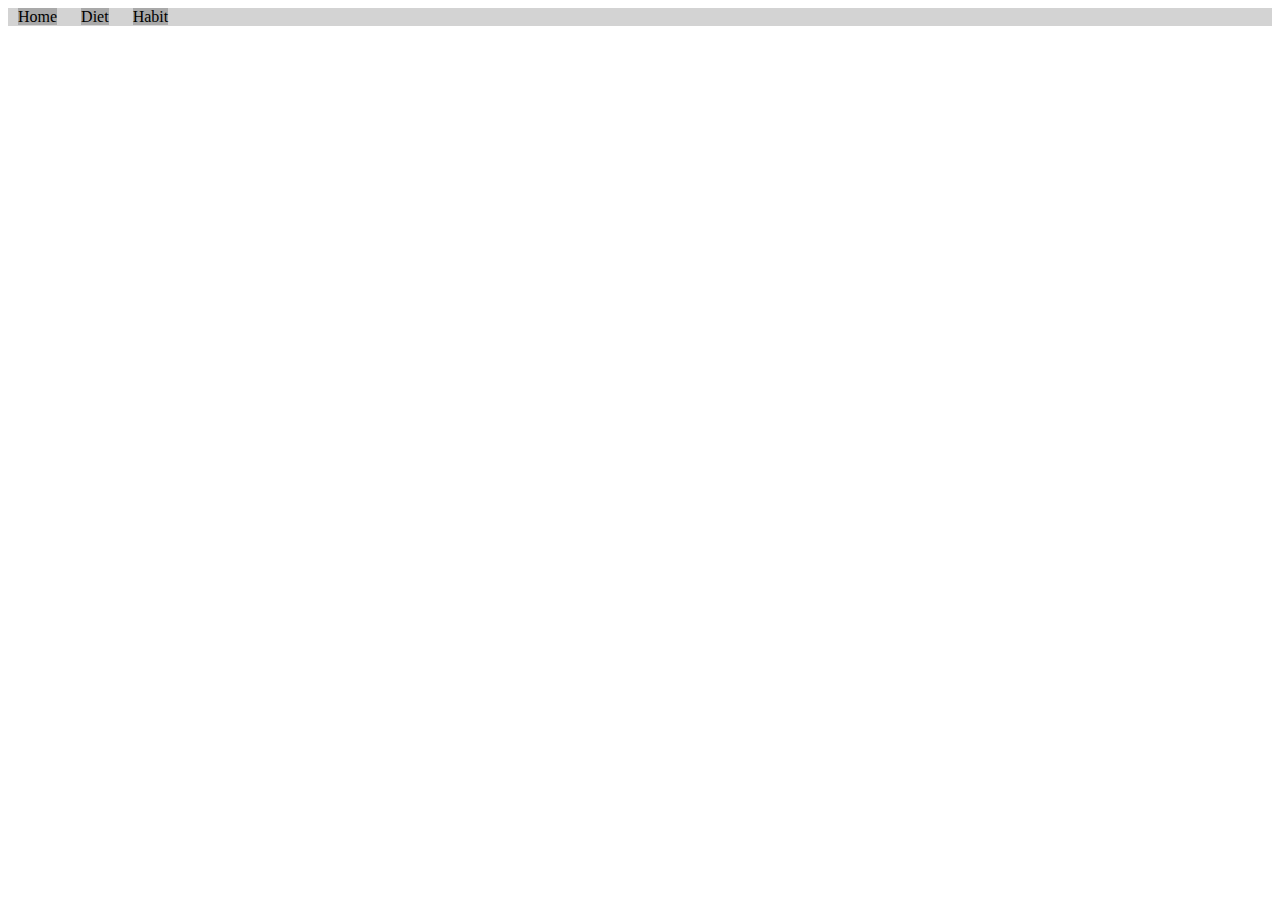
<file: One-Page Website/index.html>
<!DOCTYPE html>
<html>
  <head>
    <title>
      My pets
    </title>
    <link href="css/index.css" rel="stylesheet" type="text/css">
  </head>
  <body>
    <nav>
    <div class="block-element">
      <div class="inline-block">Home</div>
      <div class="inline-block">Diet</div>
      <div class="inline-block">Habit</div>
    </div>
  </nav>
  </body>
</html>
</file>
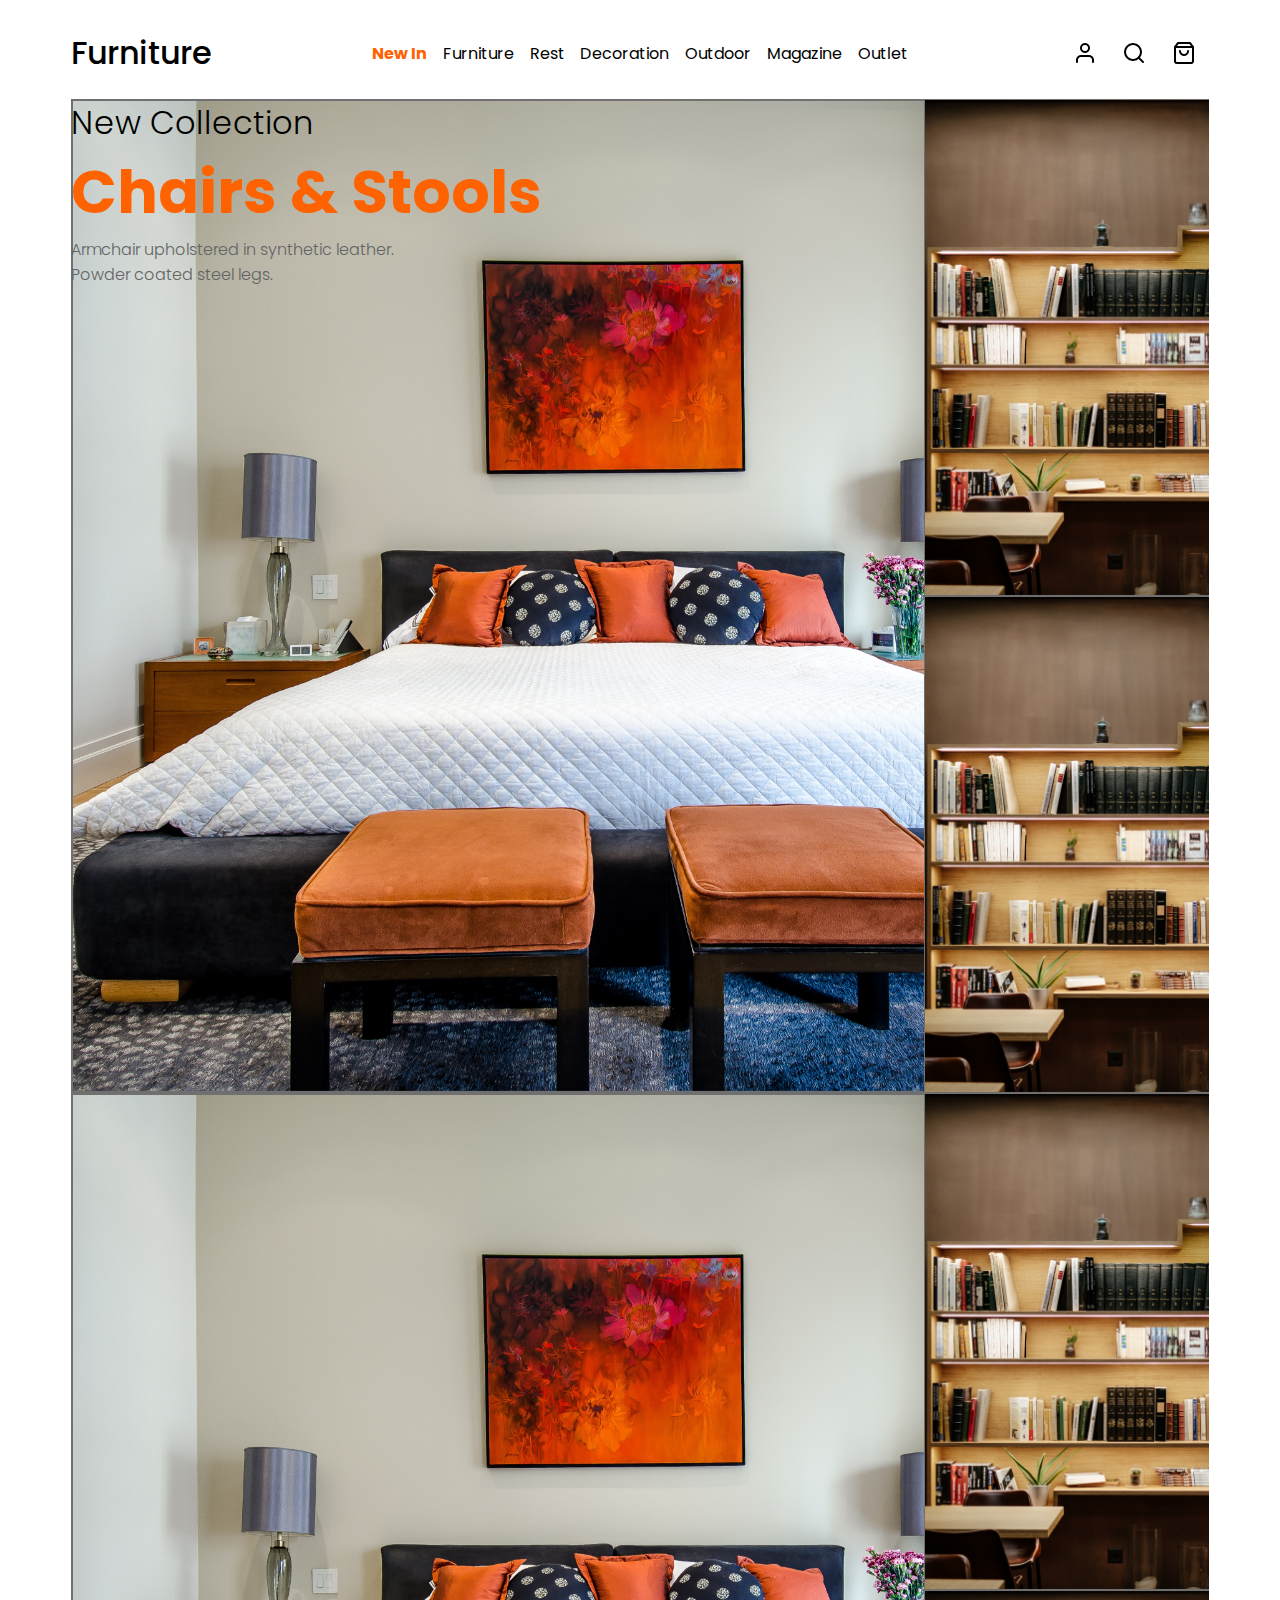
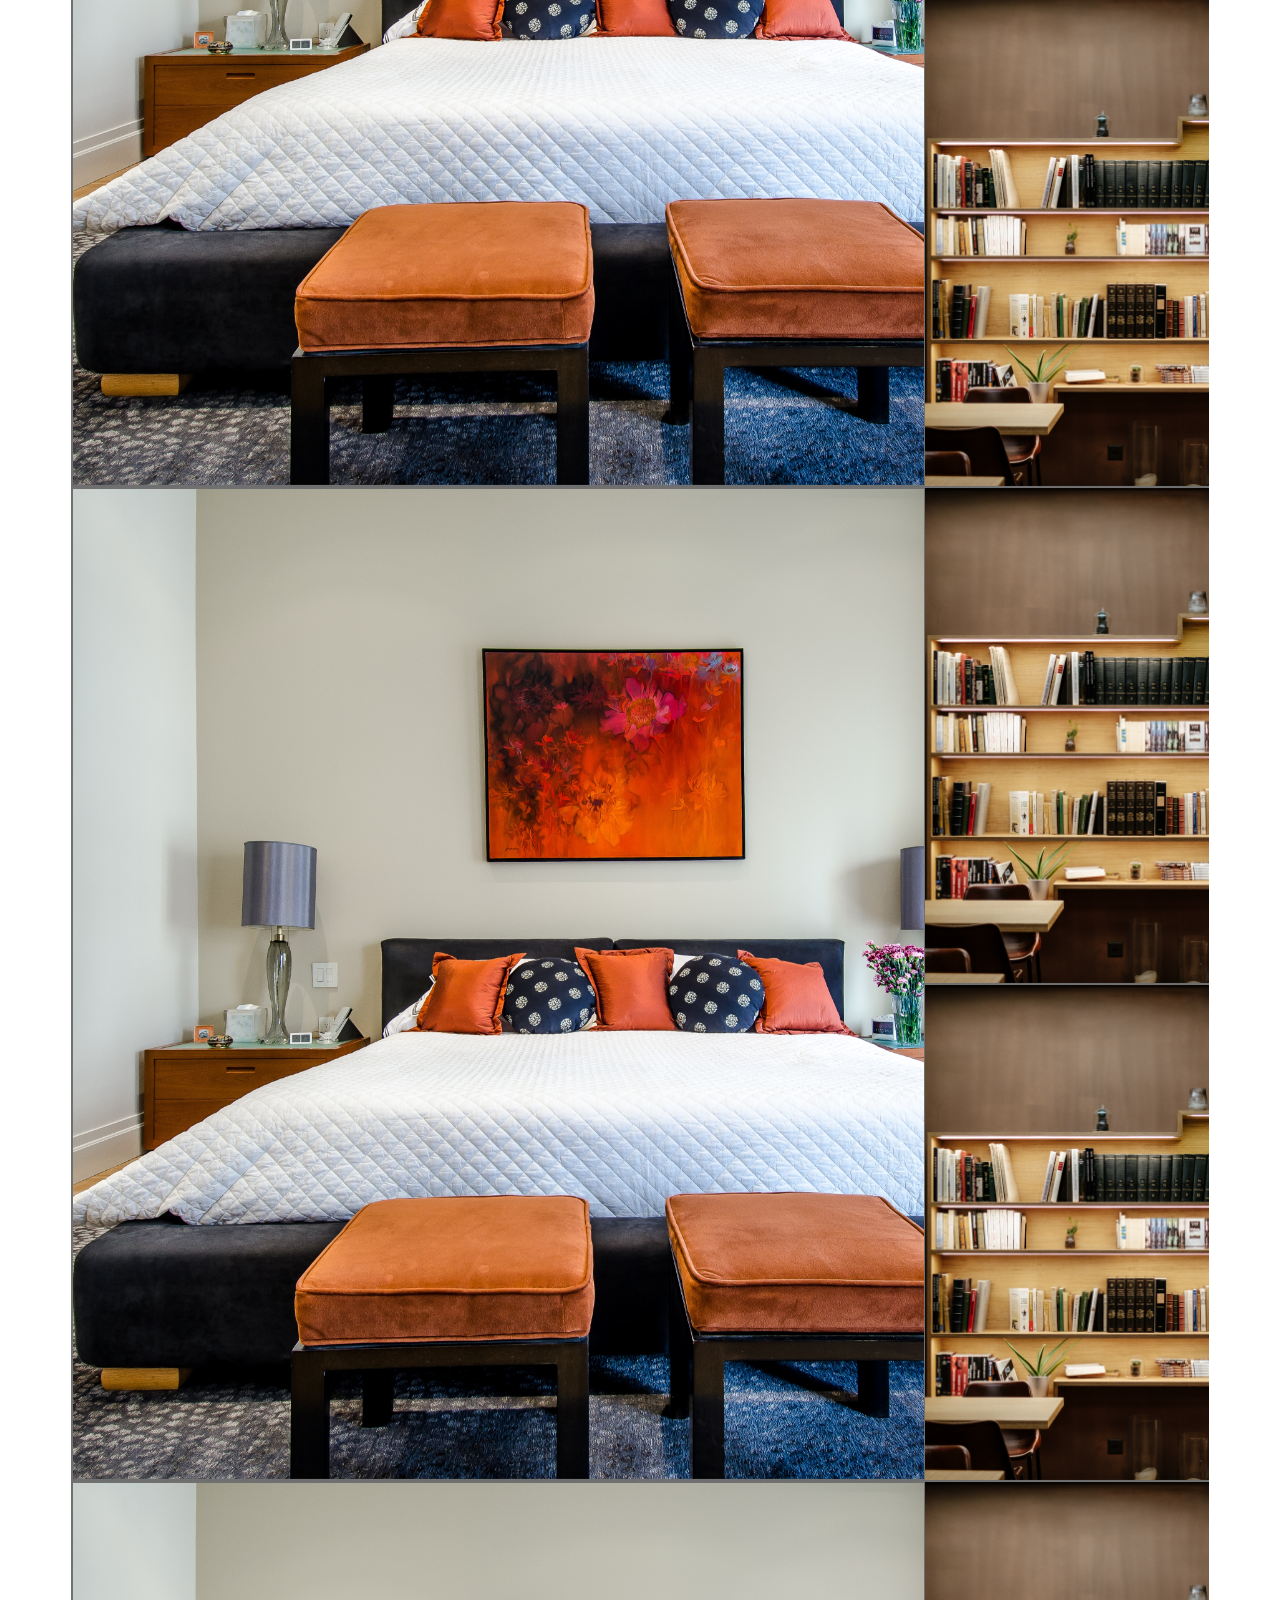
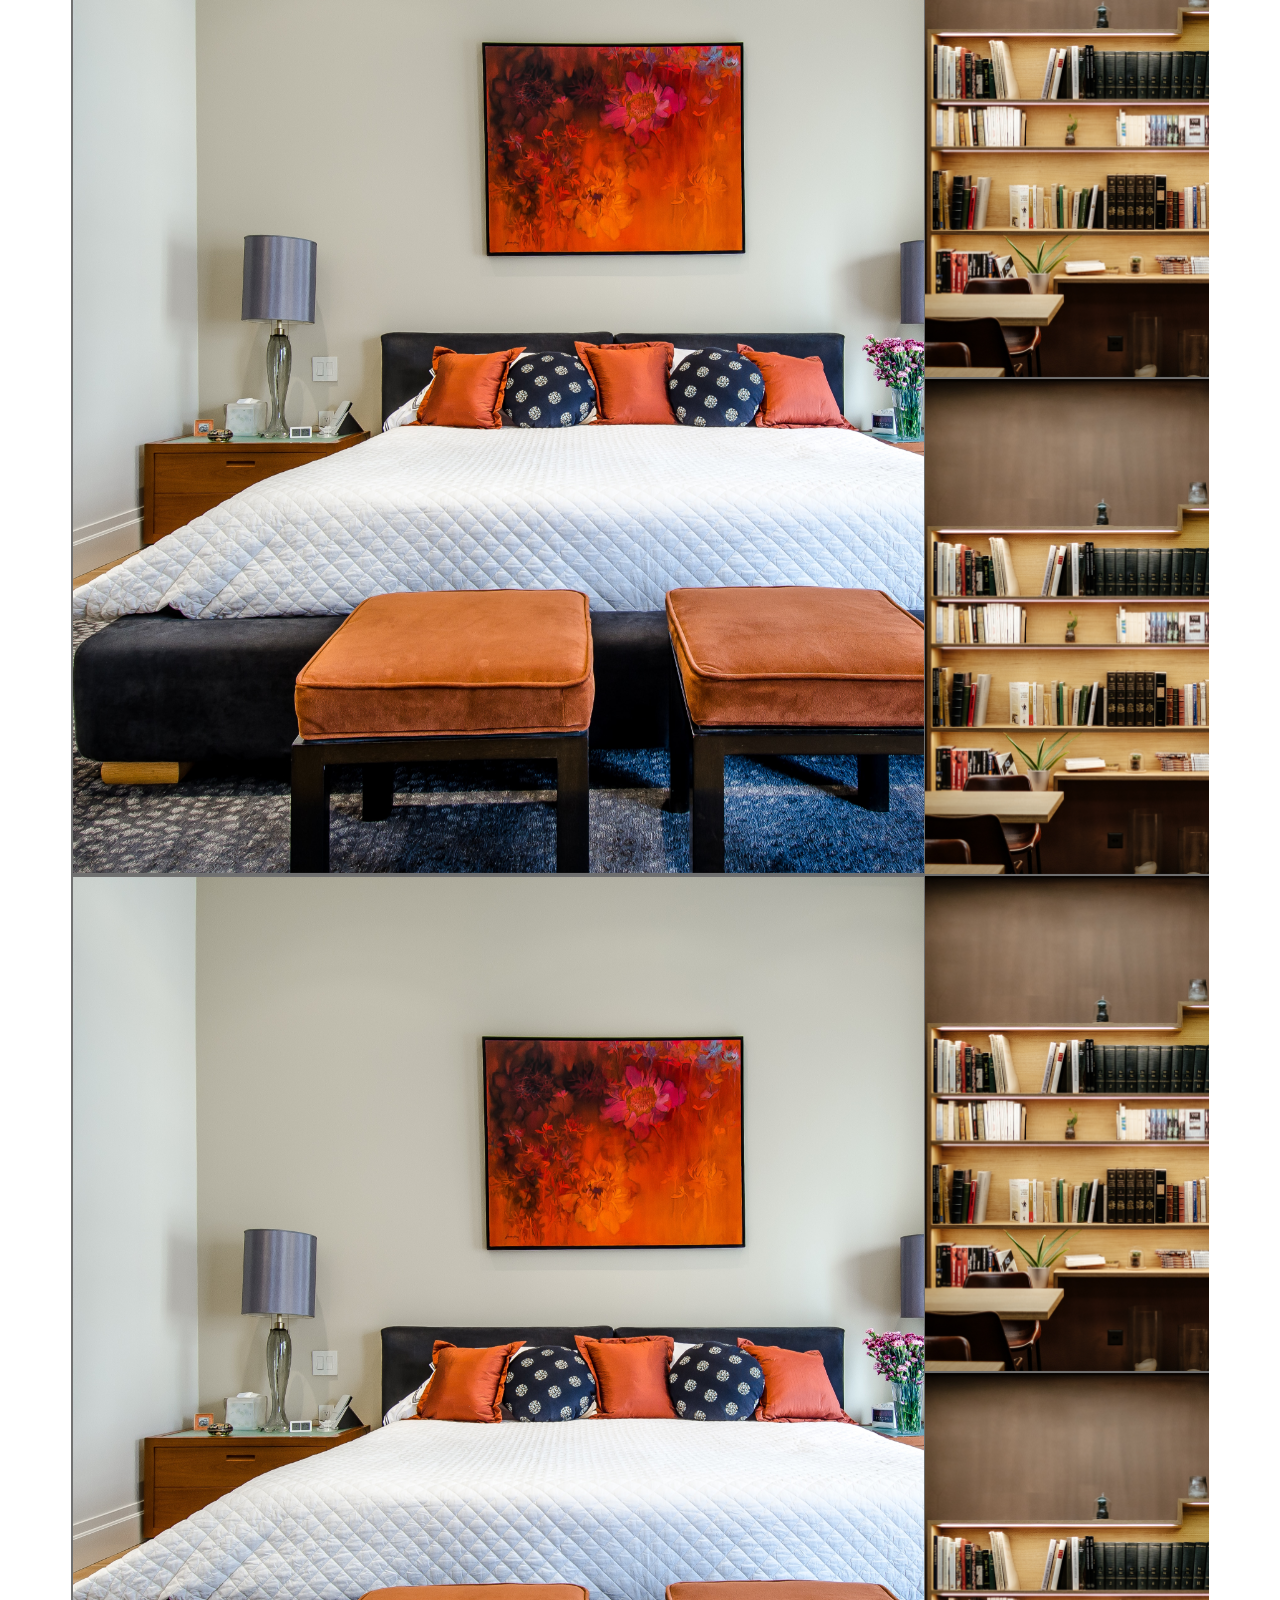
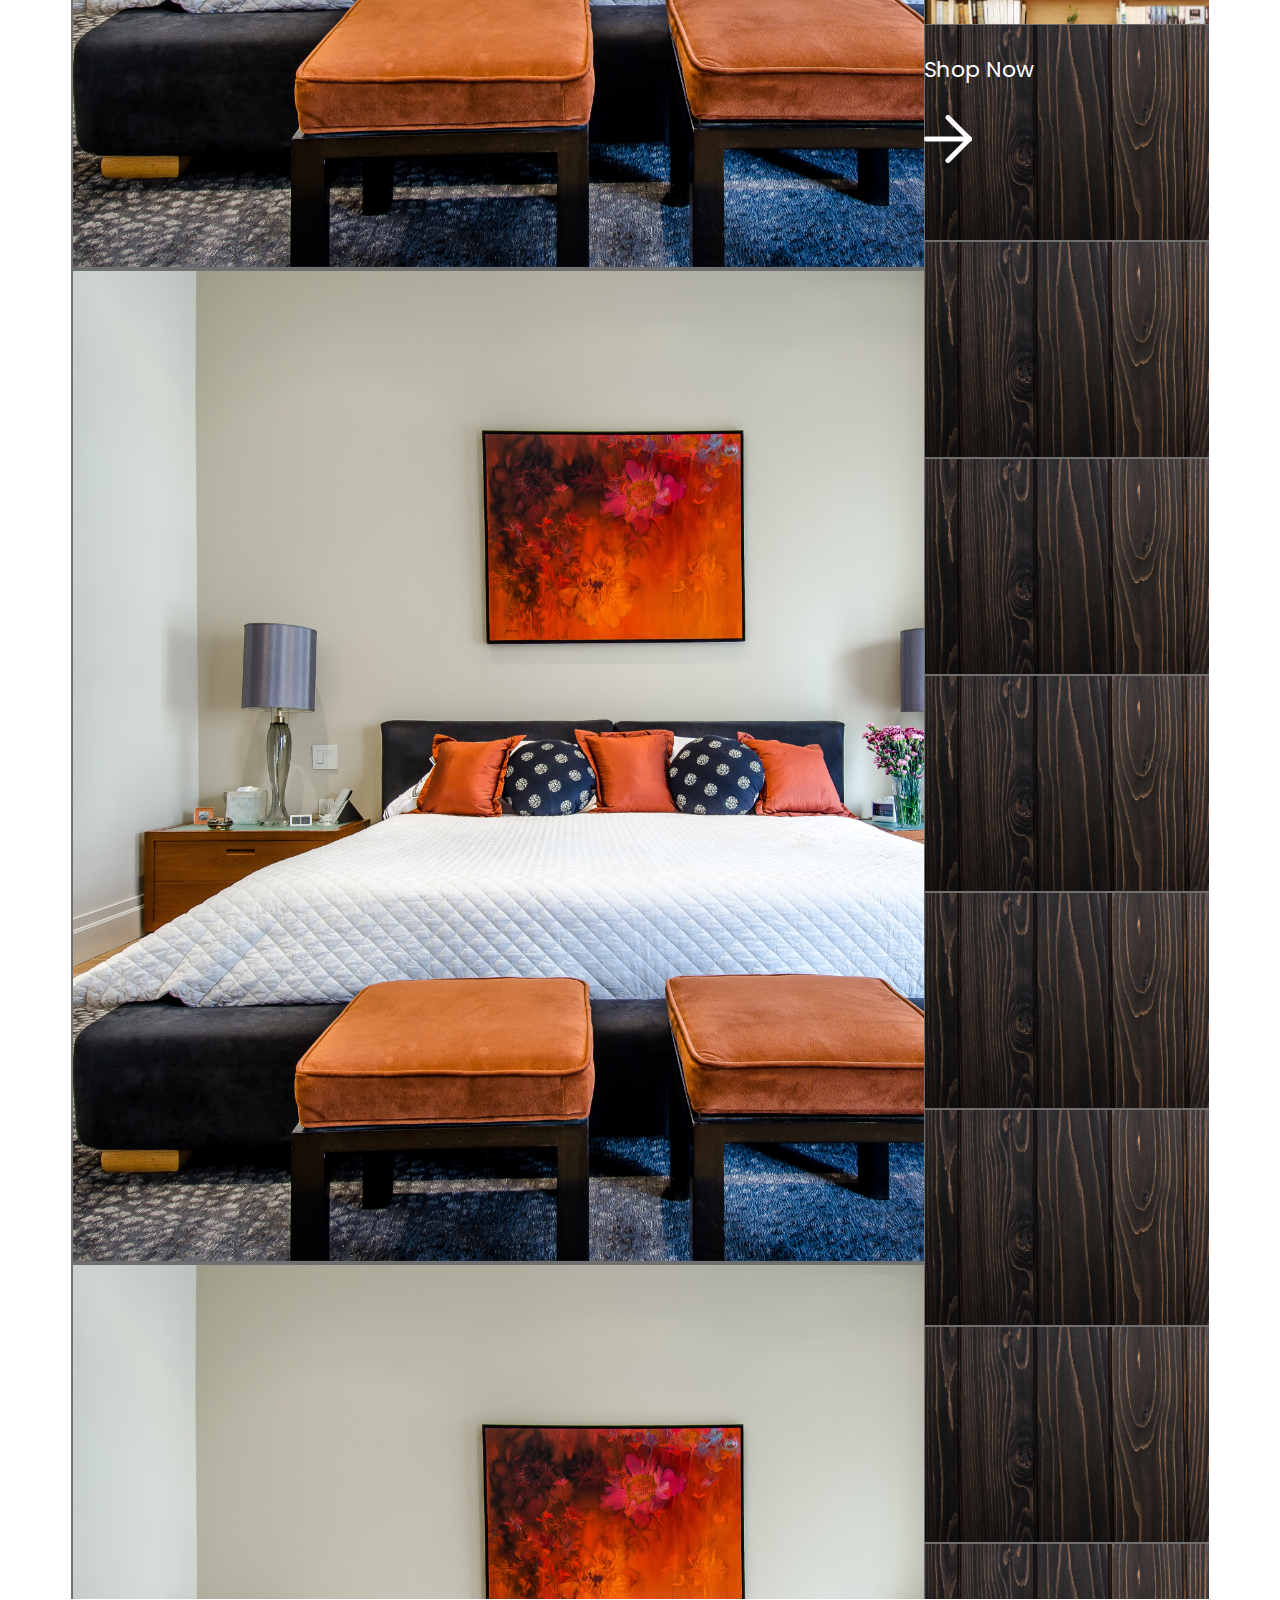
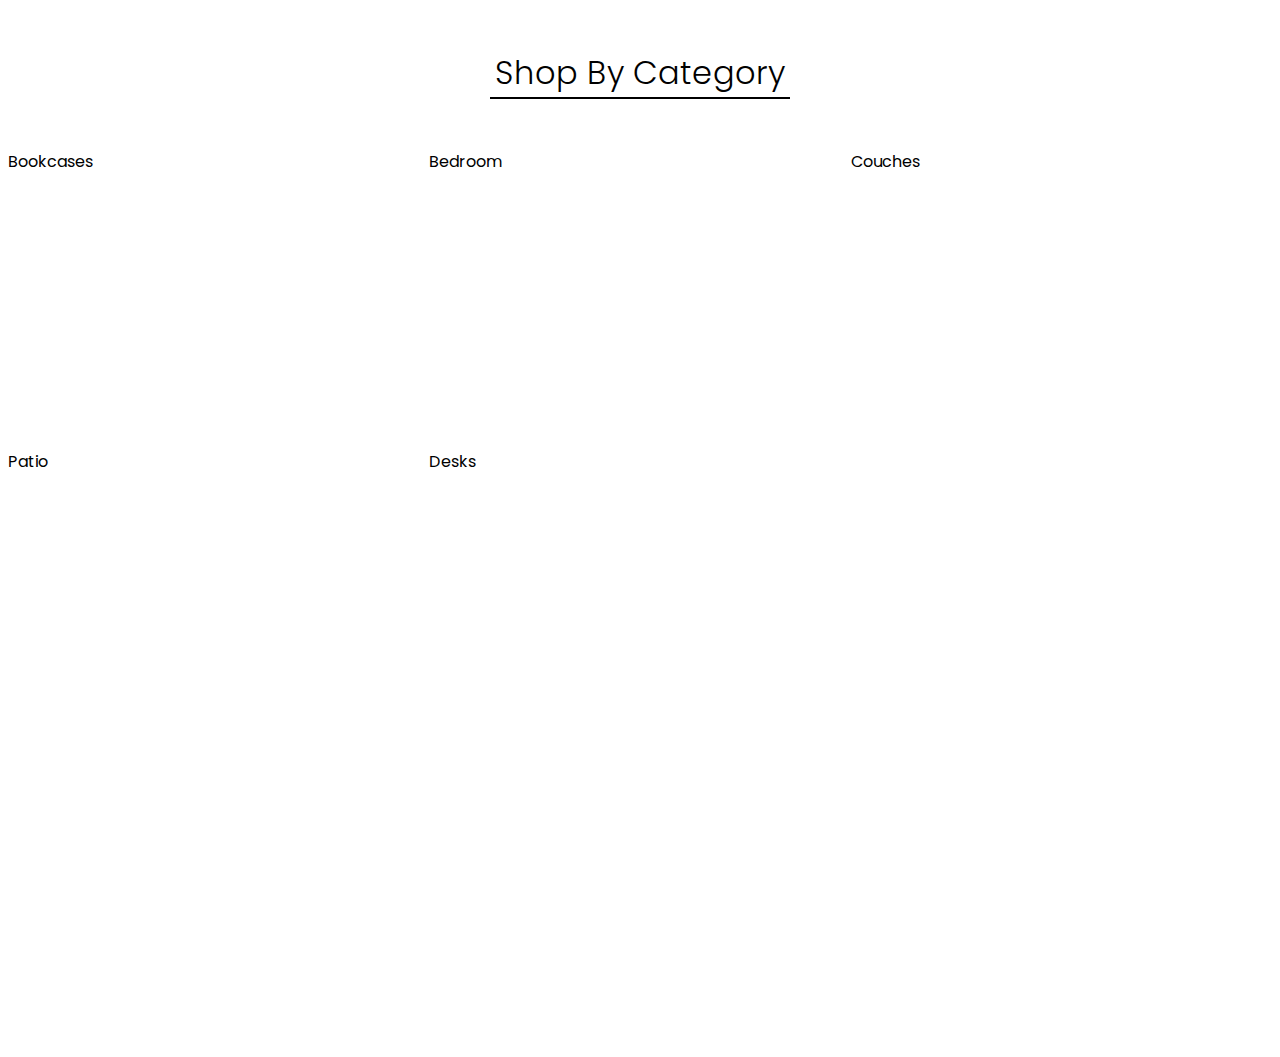
<file: Activities/18.2-unsolve/index.html>
<!DOCTYPE html>
<html>
<head>
  <link href="https://fonts.googleapis.com/css?family=Poppins:100,200,300,400,500,600,700,800,900&display=swap" rel="stylesheet">
  <link href="css/style.css" rel="stylesheet" type="text/css">
  <title>Furniture Homepage</title>
</head>
<body>
  <nav id="navBar">
    <h1>Furniture</h1>
    <div id="navigation">
      <p class="highlight">New In</p>
      <p>Furniture</p>
      <p>Rest</p>
      <p>Decoration</p>
      <p>Outdoor</p>
      <p>Magazine</p>
      <p>Outlet</p>
    </div>
    <div class="icons">
      <img src="images/user.png">
      <img src="images/search.png">
      <img src="images/shopping-bag.png">
    </div>
  </nav>
  <section id="heroGrid">
    <div id="featuredProduct" class="heroGridArea">
      <div id="headline">
        <h3 id="newCollection">New Collection</h3>
        <h2>Chairs & Stools</h2>
        <p>Armchair upholstered in synthetic leather. Powder coated steel legs.</p>
      </div>
    </div>
    <div id="secondaryProduct" class="heroGridArea"></div>
    <div id="CTA" class="heroGridArea">
      <h4>Shop Now</h4>
      <img src="images/arrow-right.png">
    </div>
  </section>
  <div class="subHeading">
    <h3>Shop By Category</h3>
  </div>
  <section id="categoryGrid">
    <div id="bookcases" class="categoryGridArea">
      <div class="heading">Bookcases</div>
    </div>
    <div id="bedroom" class="categoryGridArea">
      <div class="heading">Bedroom</div>
    </div>
    <div id="couches" class="categoryGridArea">
      <div class="heading">Couches</div>
    </div>
    <div id="patio" class="categoryGridArea">
      <div class="heading">Patio</div>
    </div>
    <div id="desks" class="categoryGridArea">
      <div class="heading">Desks</div>
    </div>
  </section>
</body>
</html>
</file>
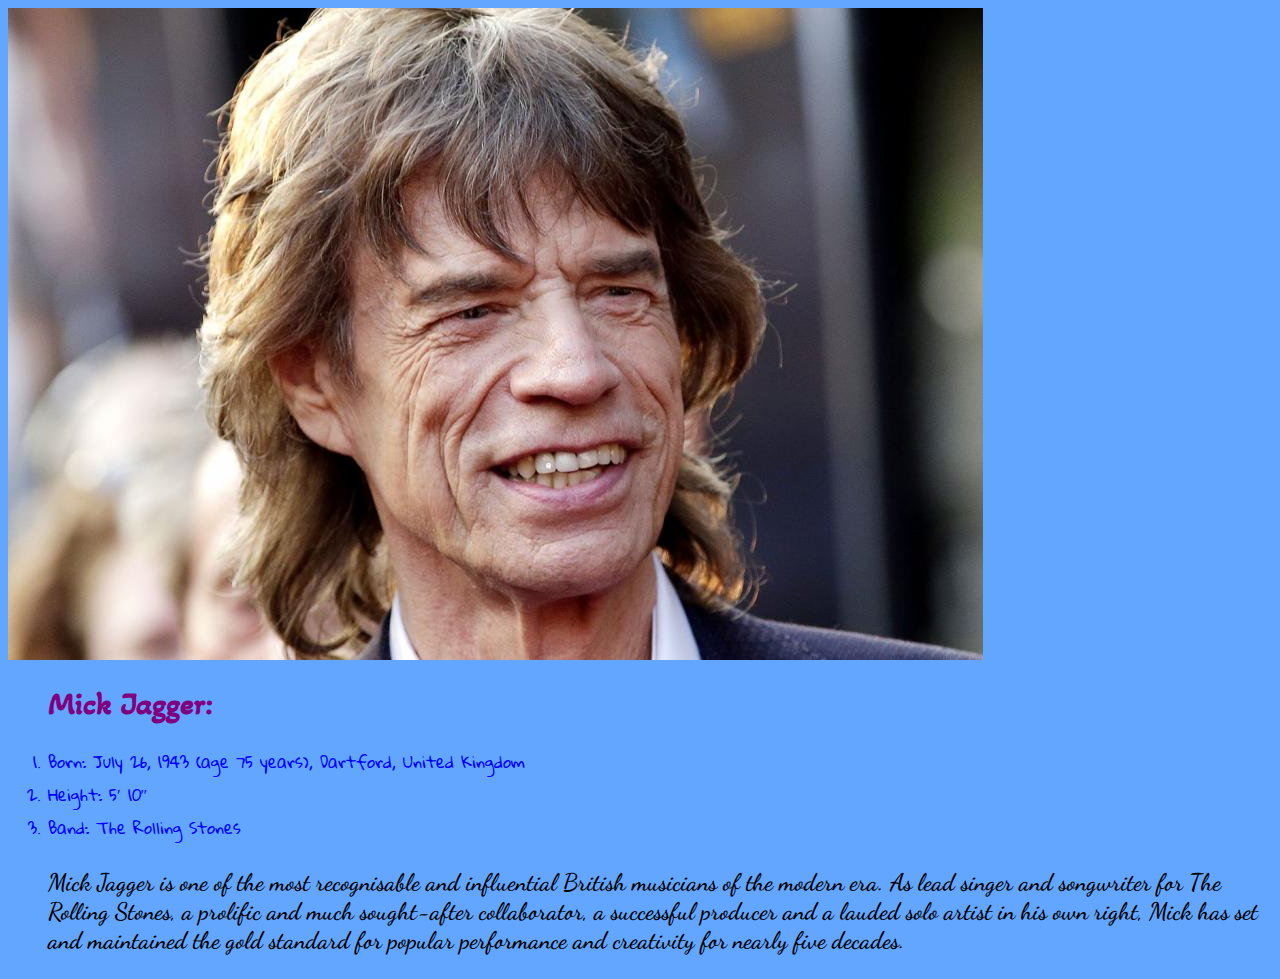
<file: Activities/17.1_unsolved/My_Favorite_Musician/index.html>
<!DOCTYPE html>
<html>
<head><link rel="preconnect" href="https://fonts.gstatic.com">
  <link href="https://fonts.googleapis.com/css2?family=Akaya+Telivigala&family=Dancing+Script&family=Gloria+Hallelujah&display=swap" rel="stylesheet">
  <link href="style.css" rel="stylesheet" type="text/css">
  <title>Mick Jagger - The greatest rocker. EVER.</title>
  <link rel="preconnect" href="https://fonts.gstatic.com">
</head>
<!-- Add link tag below -->

<body>
  <link rel="preconnect" href="https://fonts.gstatic.com">
<link href="https://fonts.googleapis.com/css2?family=Akaya+Telivigala&family=Dancing+Script&display=swap" rel="stylesheet">
<!--
Instructions:

- Change the title tag to be about your favorite musician

- Change the src of the img tag on line 9 to display as your favorite musician photo. Make sure you put this image in your images folder.

- Alter the <li></li>(list items) in the <ol> on lines 10 - 15 to be information about your favorite musician.

- Create a <ul> or <ol> with some quotes by your favorite musician

- If you have time add more photos of your favorite musician. Make sure you uncomment the <h2> tag on line 26.

-->
<img src="MickJagger_1.jpg">

<ol>
  <h1>Mick Jagger:</h1> <!-- Notice how lists can contain other html elements like the <h1> tag. Our list now has a title! -->
  <li>Born: July 26, 1943 (age 75 years), Dartford, United Kingdom</li>
  <li>Height: 5′ 10″</li>
  <li>Band: The Rolling Stones</li>
  <p>
    Mick Jagger is one of the most recognisable and influential British musicians of the modern era. As lead singer and songwriter for The Rolling Stones, a prolific and much sought-after collaborator, a successful producer and a lauded solo artist in his own right, Mick has set and maintained the gold standard for popular performance and creativity for nearly five decades.
  </p> <!-- Lists can contain paragraph tags to! -->
</ol>

<!--
Add your <ul> or <ul> with quote from your favorite musician below
-->



<!--<h2>Photos</h2>-->
<!--
If you have time add more photos of your favorite musician.
-->
</body>
</html>
<!--

Useful documentation if you get lost

File paths and images. How to link to files in folders -> https://www.w3schools.com/html/html_filepaths.asp

Img Tag Documentation - https://www.w3schools.com/tags/tag_img.asp

List tag documentation - https://www.w3schools.com/html/html_lists.asp

-->
</file>
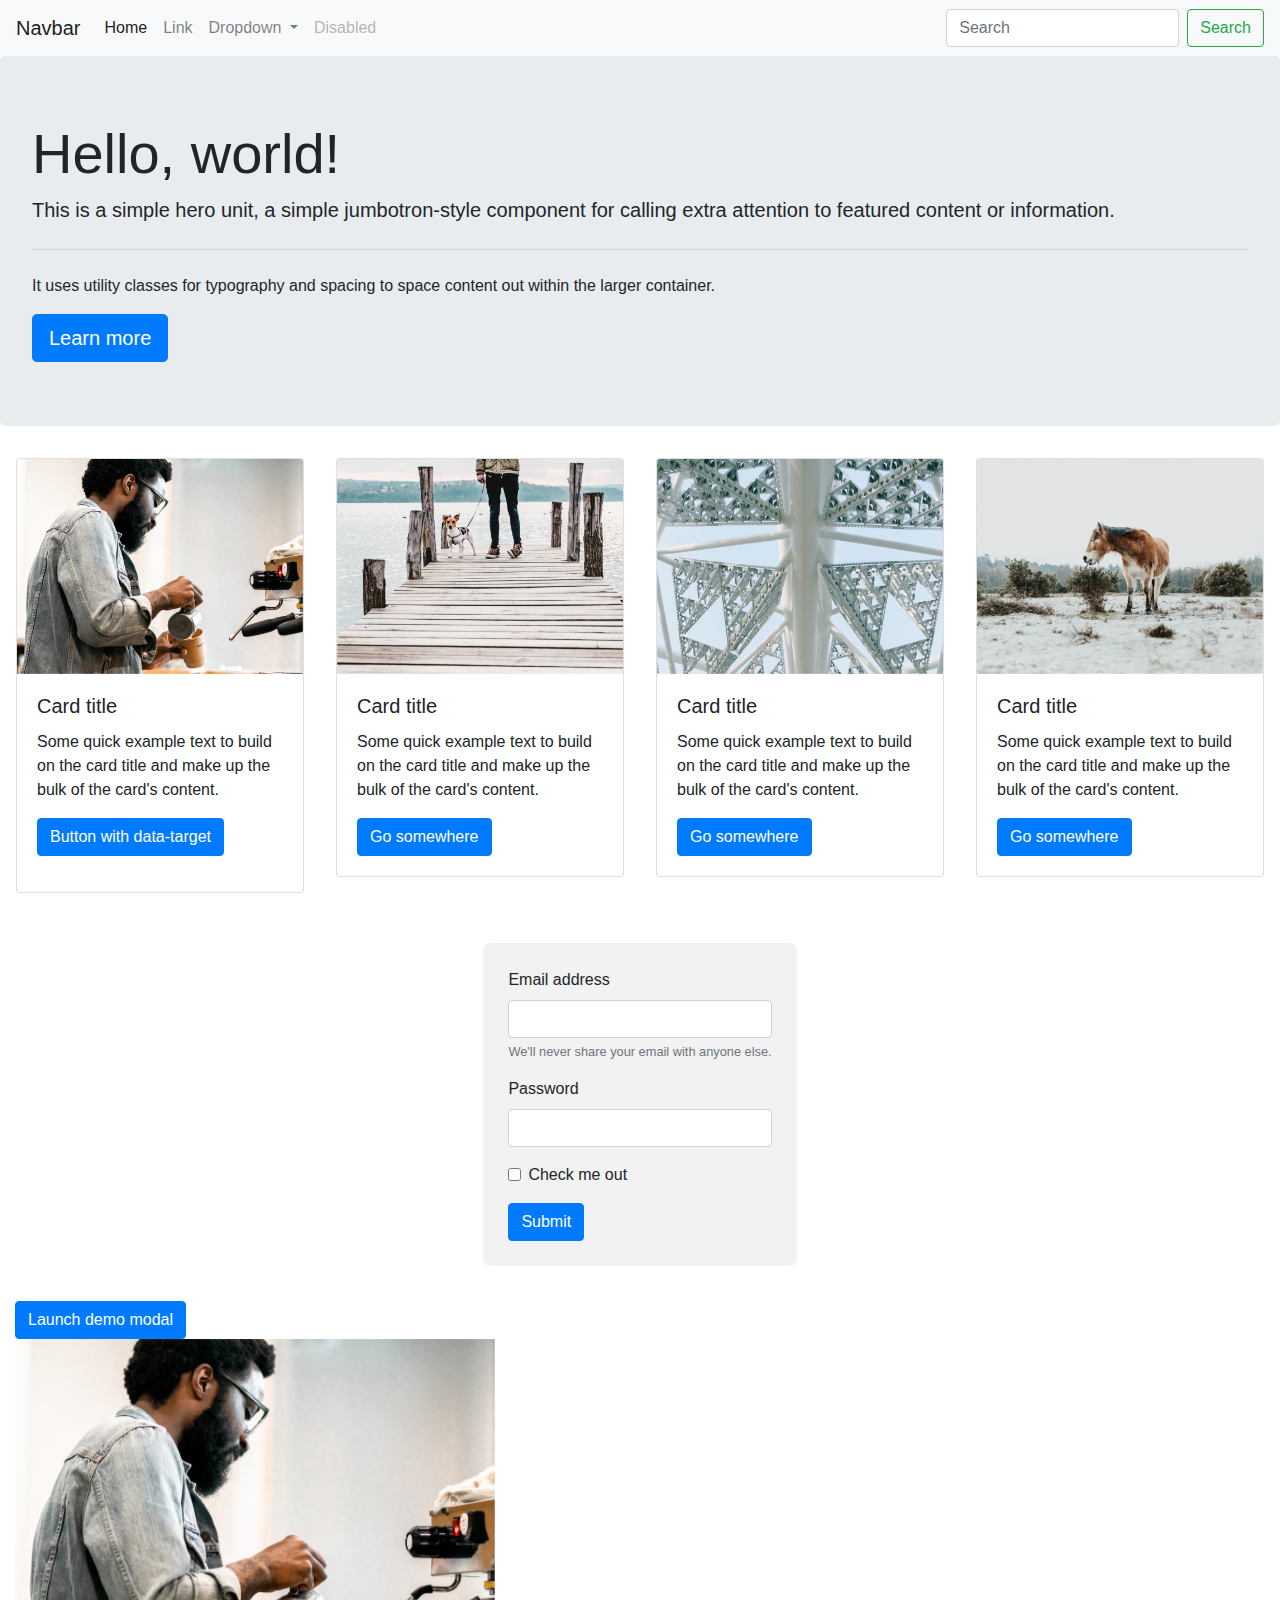
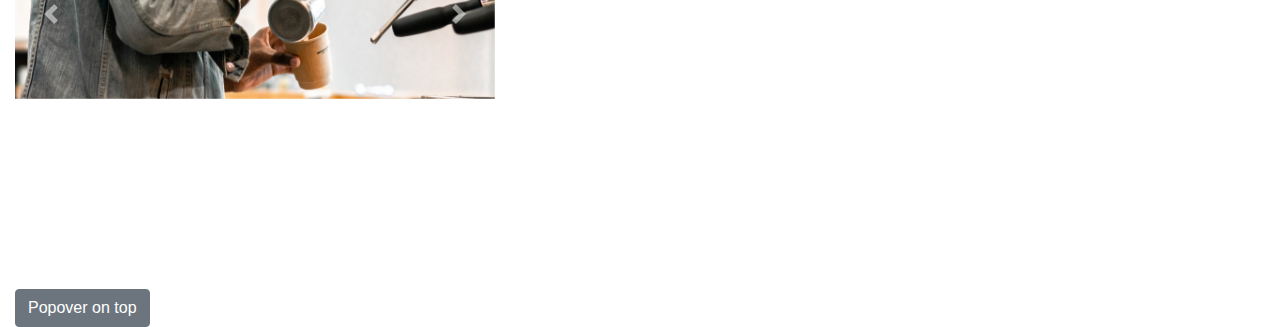
<file: Activities/20.1-unsolved/Unsolved/index.html>
<!doctype html>
<html lang="en">
  <head>
    <!-- Required meta tags -->
    <meta charset="utf-8">
    <meta name="viewport" content="width=device-width, initial-scale=1, shrink-to-fit=no">

    <!-- Add Bootstrap CSS Here on line 10-->
    <!-- This is REQUIRED for bootstrap to work correctly -->
    <link rel="stylesheet" href="css/index.css">
    <link rel="stylesheet" href="https://stackpath.bootstrapcdn.com/bootstrap/4.4.1/css/bootstrap.min.css" integrity="sha384-Vkoo8x4CGsO3+Hhxv8T/Q5PaXtkKtu6ug5TOeNV6gBiFeWPGFN9MuhOf23Q9Ifjh" crossorigin="anonymous">
    <title>UX/UI Bootstrap Template</title>
  </head>
  <body>
    <!-- Paste Navigation Code Below -->
    <nav class="navbar navbar-expand-lg navbar-light bg-light">
      <a class="navbar-brand" href="#">Navbar</a>
      <button class="navbar-toggler" type="button" data-toggle="collapse" data-target="#navbarSupportedContent" aria-controls="navbarSupportedContent" aria-expanded="false" aria-label="Toggle navigation">
        <span class="navbar-toggler-icon"></span>
      </button>
      <div class="collapse" id="collapseExample">
        <div class="card card-body">
          Anim pariatur cliche reprehenderit, enim eiusmod high life accusamus terry richardson ad squid. Nihil anim keffiyeh helvetica, craft beer labore wes anderson cred nesciunt sapiente ea proident.
        </div>
      </div>
      <div class="collapse navbar-collapse" id="navbarSupportedContent">
        <ul class="navbar-nav mr-auto">
          <li class="nav-item active">
            <a class="nav-link" href="#">Home <span class="sr-only">(current)</span></a>
          </li>
          <li class="nav-item">
            <a class="nav-link" href="#">Link</a>
          </li>
          <li class="nav-item dropdown">
            <a class="nav-link dropdown-toggle" href="#" id="navbarDropdown" role="button" data-toggle="dropdown" aria-haspopup="true" aria-expanded="false">
              Dropdown
            </a>
            <div class="dropdown-menu" aria-labelledby="navbarDropdown">
              <a class="dropdown-item" href="#">Action</a>
              <a class="dropdown-item" href="#">Another action</a>
              <div class="dropdown-divider"></div>
              <a class="dropdown-item" href="#">Something else here</a>
            </div>
          </li>
          <li class="nav-item">
            <a class="nav-link disabled" href="#" tabindex="-1" aria-disabled="true">Disabled</a>
          </li>
        </ul>
        <form class="form-inline my-2 my-lg-0">
          <input class="form-control mr-sm-2" type="search" placeholder="Search" aria-label="Search">
          <button class="btn btn-outline-success my-2 my-sm-0" type="submit">Search</button>
        </form>
      </div>
    </nav>
    <!-- Paste Jumbotron Code Below-->
    <div class="jumbotron">
      <h1 class="display-4">Hello, world!</h1>
      <p class="lead">This is a simple hero unit, a simple jumbotron-style component for calling extra attention to featured content or information.</p>
      <hr class="my-4">
      <p>It uses utility classes for typography and spacing to space content out within the larger container.</p>
      <a class="btn btn-primary btn-lg" href="#" role="button">Learn more</a>
    </div>
    <!-- Add columns, rows, and cards Below -->
<div class="container-fluid">
  <div class="row">
  <div class="cardContainer col-lg-3 col-med-3 col-sm-12"><div class="card" style="width: 18rem;">
    <img src="images/1_card.png" class="card-img-top" alt="mmmm coffee">
    <div class="card-body">
      <h5 class="card-title">Card title</h5>
      <p class="card-text">Some quick example text to build on the card title and make up the bulk of the card's content.</p>
      <p>
        <button class="btn btn-primary" type="button" data-toggle="collapse" data-target="#collapseExample" aria-expanded="false" aria-controls="collapseExample">
          Button with data-target
        </button>
      </p>
      <div class="collapse" id="collapseExample">
        <div class="card card-body">
          Anim pariatur cliche reprehenderit, enim eiusmod high life accusamus terry richardson ad squid. Nihil anim keffiyeh helvetica, craft beer labore wes anderson cred nesciunt sapiente ea proident.
        </div>
      </div>
    </div>
  </div></div>
  <div class="cardContainer col-lg-3 col-med-3 col-sm-12"><div class="card" style="width: 18rem;">
    <img src="images/2_card.png" class="card-img-top" alt="doggie fish">
    <div class="card-body">
      <h5 class="card-title">Card title</h5>
      <p class="card-text">Some quick example text to build on the card title and make up the bulk of the card's content.</p>
      <a href="#" class="btn btn-primary">Go somewhere</a>
    </div>
  </div></div>
  <div class="cardContainer col-lg-3 col-med-3 col-sm-12"><div class="card" style="width: 18rem;">
    <img src="images/3_card.png" class="card-img-top" alt="ceiling">
    <div class="card-body">
      <h5 class="card-title">Card title</h5>
      <p class="card-text">Some quick example text to build on the card title and make up the bulk of the card's content.</p>
      <a href="#" class="btn btn-primary">Go somewhere</a>
    </div>
  </div></div>
  <div class="cardContainer col-lg-3 col-med-3 col-sm-12"><div class="card" style="width: 18rem;">
    <img src="images/4_card.png" class="card-img-top" alt="donkey">
    <div class="card-body">
      <h5 class="card-title">Card title</h5>
      <p class="card-text">Some quick example text to build on the card title and make up the bulk of the card's content.</p>
      <a href="#" class="btn btn-primary">Go somewhere</a>
    </div>
  </div></div>
</div>
    <!-- Add form group below -->
<section class="container-fluid signUp">
<div class="row">
  <form>
    <div class="form-group">
      <label for="exampleInputEmail1">Email address</label>
      <input type="email" class="form-control" id="exampleInputEmail1" aria-describedby="emailHelp">
      <small id="emailHelp" class="form-text text-muted">We'll never share your email with anyone else.</small>
    </div>
    <div class="form-group">
      <label for="exampleInputPassword1">Password</label>
      <input type="password" class="form-control" id="exampleInputPassword1">
    </div>
    <div class="form-group form-check">
      <input type="checkbox" class="form-check-input" id="exampleCheck1">
      <label class="form-check-label" for="exampleCheck1">Check me out</label>
    </div>
    <button type="submit" class="btn btn-primary">Submit</button>
  </form>
</div>
</section>
    <!-- Modal -->
<!-- Button trigger modal -->
<button type="button" class="btn btn-primary" data-toggle="modal" data-target="#exampleModal">
  Launch demo modal
</button>

<!-- Modal -->
<div class="modal fade" id="exampleModal" tabindex="-1" role="dialog" aria-labelledby="exampleModalLabel" aria-hidden="true">
  <div class="modal-dialog" role="document">
    <div class="modal-content">
      <div class="modal-header">
        <h5 class="modal-title" id="exampleModalLabel">Modal title</h5>
        <button type="button" class="close" data-dismiss="modal" aria-label="Close">
          <span aria-hidden="true">&times;</span>
        </button>
      </div>
      <div class="modal-body">
        ...
      </div>
      <div class="modal-footer">
        <button type="button" class="btn btn-secondary" data-dismiss="modal">Close</button>
        <button type="button" class="btn btn-primary">Save changes</button>
      </div>
    </div>
  </div>
</div>

<div id="carouselExampleIndicators" class="carousel slide" data-ride="carousel">
  <ol class="carousel-indicators">
    <li data-target="#carouselExampleIndicators" data-slide-to="0" class="active"></li>
    <li data-target="#carouselExampleIndicators" data-slide-to="1"></li>
    <li data-target="#carouselExampleIndicators" data-slide-to="2"></li>
  </ol>
  <div class="carousel-inner">
    <div class="carousel-item active">
      <img src="images/1_card.png" class="d-block w-100" alt="...">
    </div>
    <div class="carousel-item">
      <img src="images/6_card.png" class="d-block w-100" alt="...">
    </div>
    <div class="carousel-item">
      <img src="images/5_card.png" class="d-block w-100" alt="...">
    </div>
  </div>
  <a class="carousel-control-prev" href="#carouselExampleIndicators" role="button" data-slide="prev">
    <span class="carousel-control-prev-icon" aria-hidden="true"></span>
    <span class="sr-only">Previous</span>
  </a>
  <a class="carousel-control-next" href="#carouselExampleIndicators" role="button" data-slide="next">
    <span class="carousel-control-next-icon" aria-hidden="true"></span>
    <span class="sr-only">Next</span>
  </a>
</div>
    <!-- Optional JavaScript -->
    <!-- jQuery first, then Popper.js, then Bootstrap JS -->
    <button type="button" class="btn btn-secondary" data-container="body" data-toggle="popover" data-placement="top" data-content="Vivamus sagittis lacus vel augue laoreet rutrum faucibus.">
      Popover on top
    </button>
    <!-- THE BELOW SCRIPT TAGS ARE REQUIRED FOR CERTAIN COMPONENTS IN BOOTSTRAP -->
    <script src="https://code.jquery.com/jquery-3.3.1.slim.min.js" integrity="sha384-q8i/X+965DzO0rT7abK41JStQIAqVgRVzpbzo5smXKp4YfRvH+8abtTE1Pi6jizo" crossorigin="anonymous"></script>
    <script src="https://cdnjs.cloudflare.com/ajax/libs/popper.js/1.14.7/umd/popper.min.js" integrity="sha384-UO2eT0CpHqdSJQ6hJty5KVphtPhzWj9WO1clHTMGa3JDZwrnQq4sF86dIHNDz0W1" crossorigin="anonymous"></script>
    <script src="https://stackpath.bootstrapcdn.com/bootstrap/4.3.1/js/bootstrap.min.js" integrity="sha384-JjSmVgyd0p3pXB1rRibZUAYoIIy6OrQ6VrjIEaFf/nJGzIxFDsf4x0xIM+B07jRM" crossorigin="anonymous"></script>
  </body>
</html>
</file>
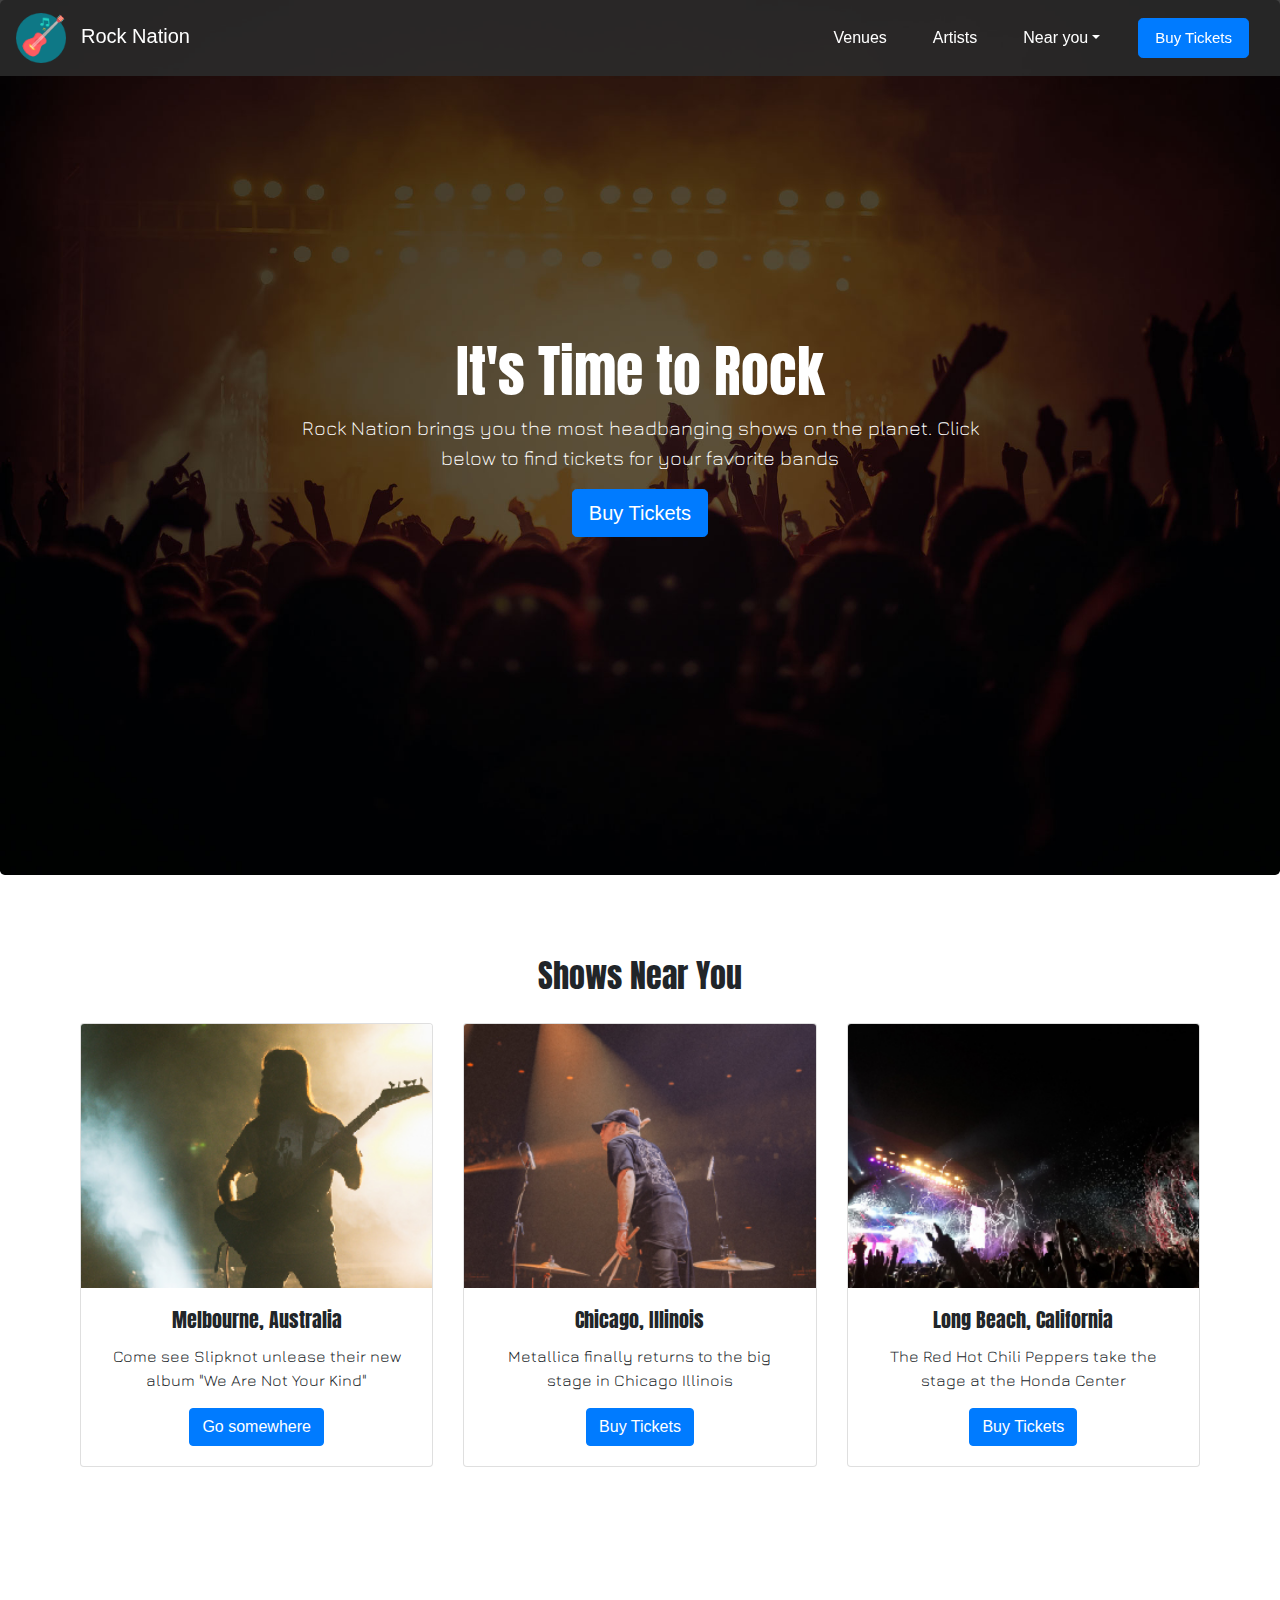
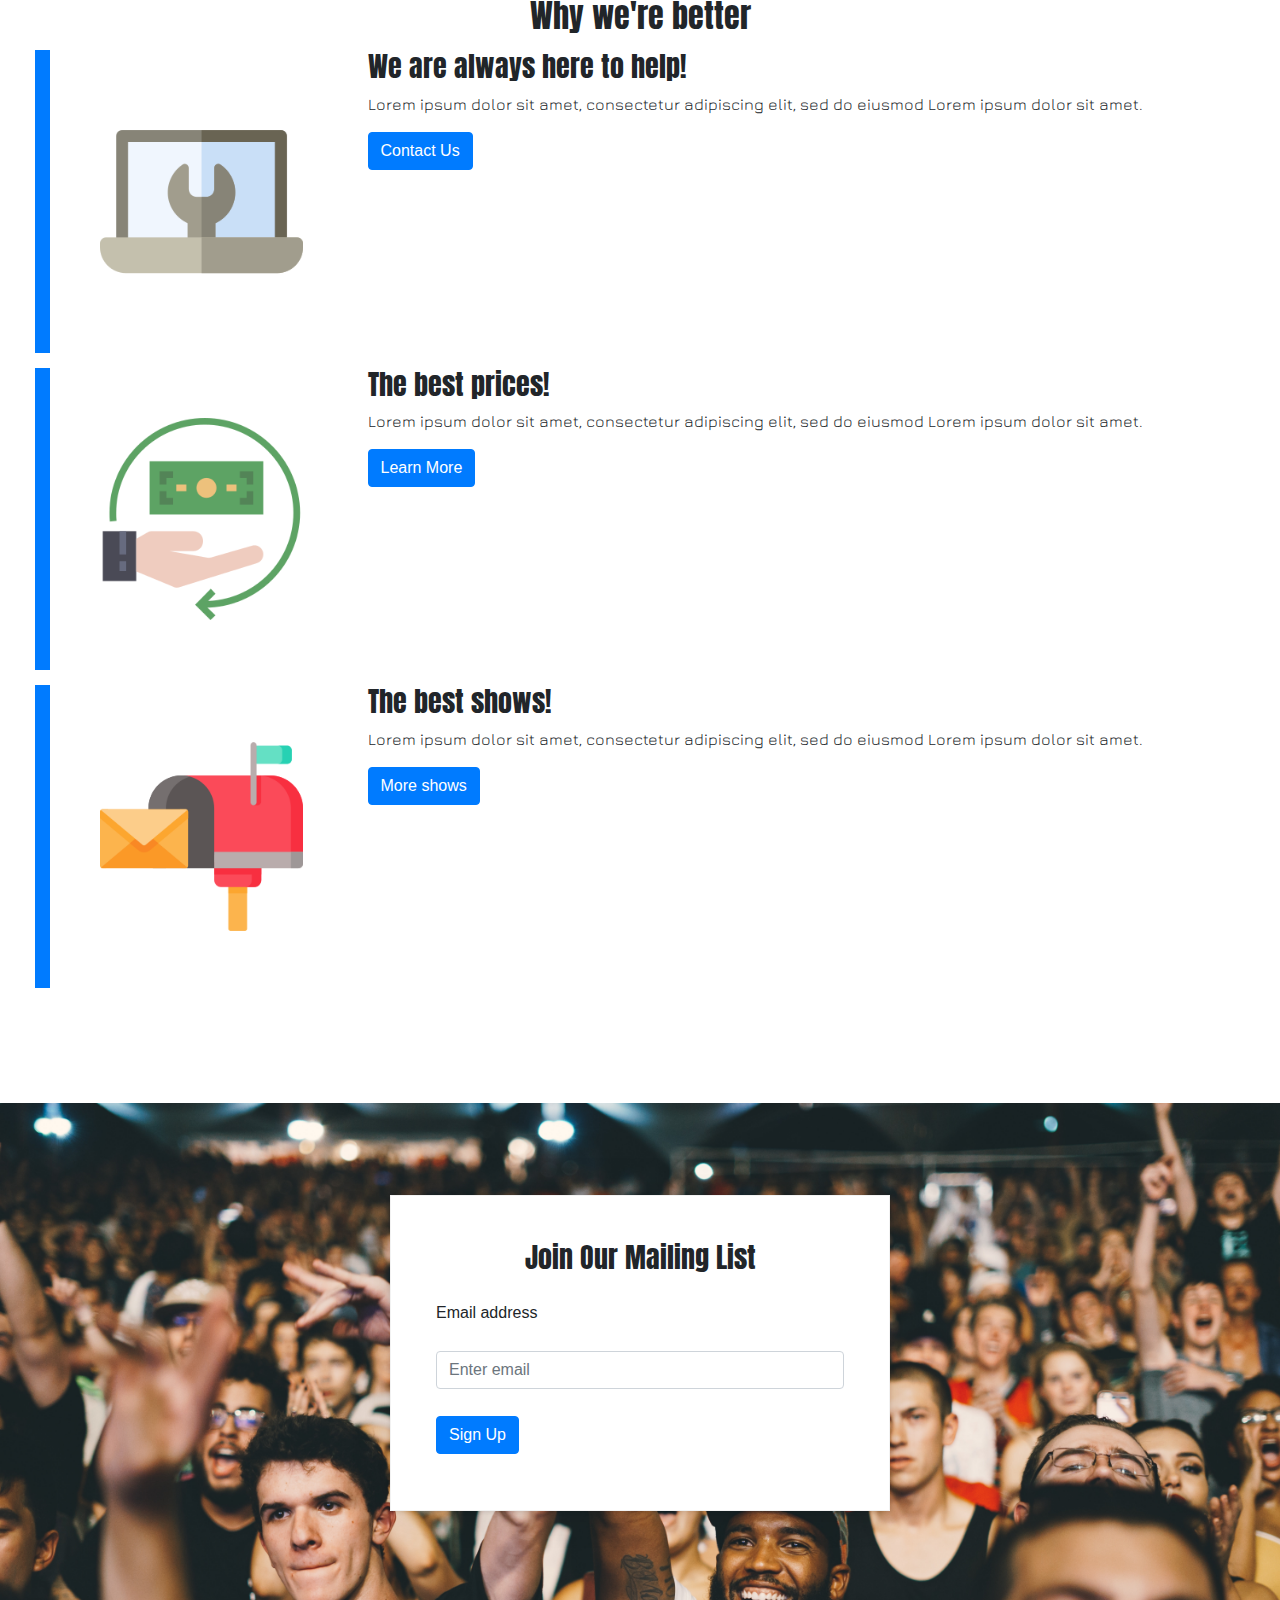
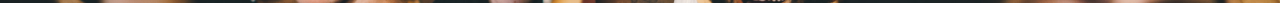
<file: Activities/Solved-20210401T030342Z-001/Solved/index.html>
<!doctype html>
<html lang="en">

  <head>
    <!-- Required meta tags -->
    <meta charset="utf-8">
    <meta name="viewport" content="width=device-width, initial-scale=1, shrink-to-fit=no">

    <!-- Bootstrap CSS -->
    <link rel="stylesheet" href="https://stackpath.bootstrapcdn.com/bootstrap/4.3.1/css/bootstrap.min.css" integrity="sha384-ggOyR0iXCbMQv3Xipma34MD+dH/1fQ784/j6cY/iJTQUOhcWr7x9JvoRxT2MZw1T" crossorigin="anonymous">
    <link href="https://fonts.googleapis.com/css?family=Anton|Jura&display=swap" rel="stylesheet">
    <link rel="stylesheet" href="css/index.css">

    <title>Rock Nation</title>
  </head>
  <body>

    <!-- Navigation bar -->
    <nav class="navbar navbar-expand-lg navbar-light bg-light customNav">
      <a class="navbar-brand" href="#"><img src="images/acoustic-guitar.png">Rock Nation</a>
      <button class="navbar-toggler" type="button" data-toggle="collapse" data-target="#navbarSupportedContent"
        aria-controls="navbarSupportedContent" aria-expanded="false" aria-label="Toggle navigation">
        <span class="navbar-toggler-icon"></span>
      </button>
      <div class="collapse navbar-collapse" id="navbarSupportedContent">
        <ul class="navbar-nav mr-auto">
          <li class="nav-item active">
            <a class="nav-link" href="#">Venues <span class="sr-only">(current)</span></a>
          </li>
          <li class="nav-item">
            <a class="nav-link" href="#">Artists</a>
          </li>
          <li class="nav-item dropdown">
            <a class="nav-link dropdown-toggle" href="#" id="navbarDropdown" role="button" data-toggle="dropdown" aria-haspopup="true" aria-expanded="false">Near you</a>
            <div class="dropdown-menu" aria-labelledby="navbarDropdown">
              <a class="dropdown-item" href="#">Venues</a>
              <div class="dropdown-divider"></div>
              <a class="dropdown-item" href="#">Artists</a>
              <div class="dropdown-divider"></div>
              <a class="dropdown-item" href="#">Upcoming Acts</a>
            </div>
          </li>
          <li class="nav-item">
            <a class="btn btn-primary btn-lg navCTA" href="#" role="button">Buy Tickets</a>
          </li>
        </ul>
      </div>
    </nav>
    <!-- End navigation bar -->
     
    <!-- Jumbotron -->
    <div class="jumbotron rockBackground">
      <div class="jumboCopy">
        <h1 class="display-4">It's Time to Rock</h1>
        <p class="lead">Rock Nation brings you the most headbanging shows on the planet. Click below to find tickets for
          your favorite bands</p>
        <a class="btn btn-primary btn-lg" href="#" role="button">Buy Tickets</a>
      </div>
    </div>
    <!-- End jumbotron -->

    <!-- Cards -->
    <div class="container-fluid content">
      <h2 class="sectionHeading">Shows Near You</h2>
      <div class="row showsNear">

        <!-- Card 1 -->
        <div class="cardContainer col-lg-4 col-md-4 col-sm-12">
          <div class="card">
            <img src="images/show1.jpg" class="card-img-top" alt="...">
            <div class="card-body">
              <h5 class="card-title">Melbourne, Australia</h5>
              <p class="card-text">Come see Slipknot unlease their new album "We Are Not Your Kind"</p>
              <a href="#" class="btn btn-primary">Go somewhere</a>
            </div>
          </div>
        </div>
        <!-- End card 1 -->

        <!-- Card 2 -->
        <div class="cardContainer col-lg-4 col-md-4 col-sm-12">
          <div class="card">
            <img src="images/show2.jpg" class="card-img-top" alt="...">
            <div class="card-body">
              <h5 class="card-title">Chicago, Illinois</h5>
              <p class="card-text">Metallica finally returns to the big stage in Chicago Illinois</p>
              <a href="#" class="btn btn-primary">Buy Tickets</a>
            </div>
          </div>
        </div>
        <!-- End card 2 -->

        <!-- Card 3 -->
        <div class="cardContainer col-lg-4 col-md-4 col-sm-12">
          <div class="card">
            <img src="images/show3.jpg" class="card-img-top" alt="...">
            <div class="card-body">
              <h5 class="card-title">Long Beach, California</h5>
              <p class="card-text">The Red Hot Chili Peppers take the stage at the Honda Center</p>
              <a href="#" class="btn btn-primary">Buy Tickets</a>
            </div>
          </div>
        </div>
        <!-- End card 3 -->
      </div>
    </div>
    <!-- End cards -->

    <!-- Content -->
    <div class="container-fluid content">
      <h2 class="sectionHeading">Why we're better</h2>

      <!-- Row 1 -->
      <div class="row valueProp">
        <div class="sideAccent">
        </div>
        <div class="imageContainer col-3">
          <img src="images/assistance.png">
        </div>
        <div class="text col-8">
          <h3>We are always here to help!</h3>
          <p>
            Lorem ipsum dolor sit amet, consectetur adipiscing elit, sed do eiusmod Lorem ipsum dolor sit amet.
          </p>
          <a href="#" class="btn btn-primary">Contact Us
          </a>
        </div>
      </div>
      <!-- End row 1 -->

      <!-- Row 2 -->
      <div class="row valueProp">
        <div class="sideAccent">
        </div>
        <div class="imageContainer col-3">
          <img src="images/refund.png">
        </div>
        <div class="text col-8">
          <h3>The best prices!</h3>
          <p>
            Lorem ipsum dolor sit amet, consectetur adipiscing elit, sed do eiusmod Lorem ipsum dolor sit amet.
          </p>
          <a href="#" class="btn btn-primary">Learn More</a>
        </div>
      </div>
      <!-- End row 2 -->

      <!-- Row 3 -->
      <div class="row valueProp">
        <div class="sideAccent">
        </div>
        <div class="imageContainer col-3">
          <img src="images/mail-box.png">
        </div>
        <div class="text col-8">
          <h3>The best shows!</h3>
          <p>
            Lorem ipsum dolor sit amet, consectetur adipiscing elit, sed do eiusmod Lorem ipsum dolor sit amet.
          </p>
          <a href="#" class="btn btn-primary">More shows</a>
        </div>
      </div>
      <!-- End row 3 -->

    </div>
    <!-- End content -->

    <!-- Footer -->
    <footer class="emailContain">
      <form>
        <h3 class="sectionHeading">Join Our Mailing List</h3>
        <div class="form-group">
          <label for="exampleInputEmail1">Email address</label>
          <input type="email" class="form-control" id="exampleInputEmail1" aria-describedby="emailHelp"
            placeholder="Enter email">
        </div>
        <button type="submit" class="btn btn-primary">Sign Up</button>
      </form>
    </footer>
    <!-- End footer -->

    <!-- Optional JavaScript -->
    <!-- jQuery first, then Popper.js, then Bootstrap JS -->
    <script src="https://code.jquery.com/jquery-3.3.1.slim.min.js"
      integrity="sha384-q8i/X+965DzO0rT7abK41JStQIAqVgRVzpbzo5smXKp4YfRvH+8abtTE1Pi6jizo"
      crossorigin="anonymous"></script>
    <script src="https://cdnjs.cloudflare.com/ajax/libs/popper.js/1.14.7/umd/popper.min.js"
      integrity="sha384-UO2eT0CpHqdSJQ6hJty5KVphtPhzWj9WO1clHTMGa3JDZwrnQq4sF86dIHNDz0W1"
      crossorigin="anonymous"></script>
    <script src="https://stackpath.bootstrapcdn.com/bootstrap/4.3.1/js/bootstrap.min.js"
      integrity="sha384-JjSmVgyd0p3pXB1rRibZUAYoIIy6OrQ6VrjIEaFf/nJGzIxFDsf4x0xIM+B07jRM"
      crossorigin="anonymous"></script>
  </body>

</html>
</file>
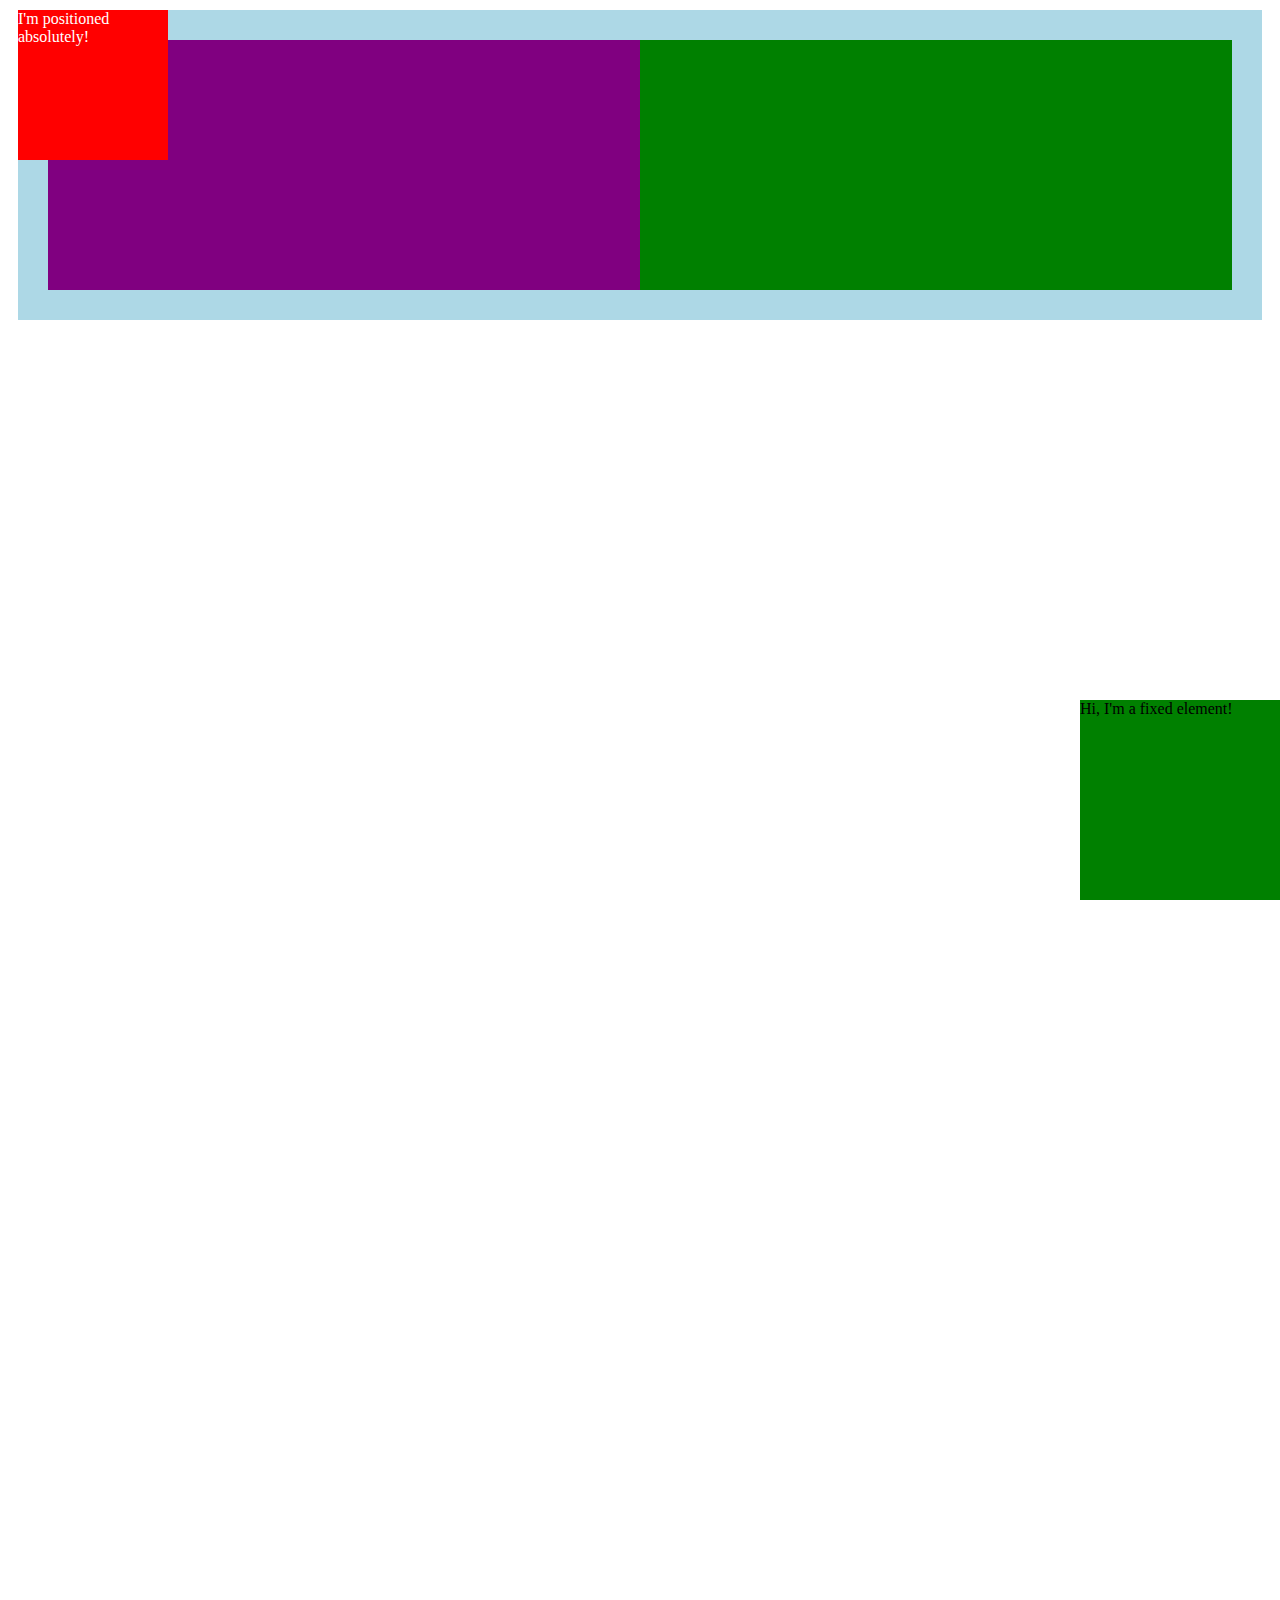
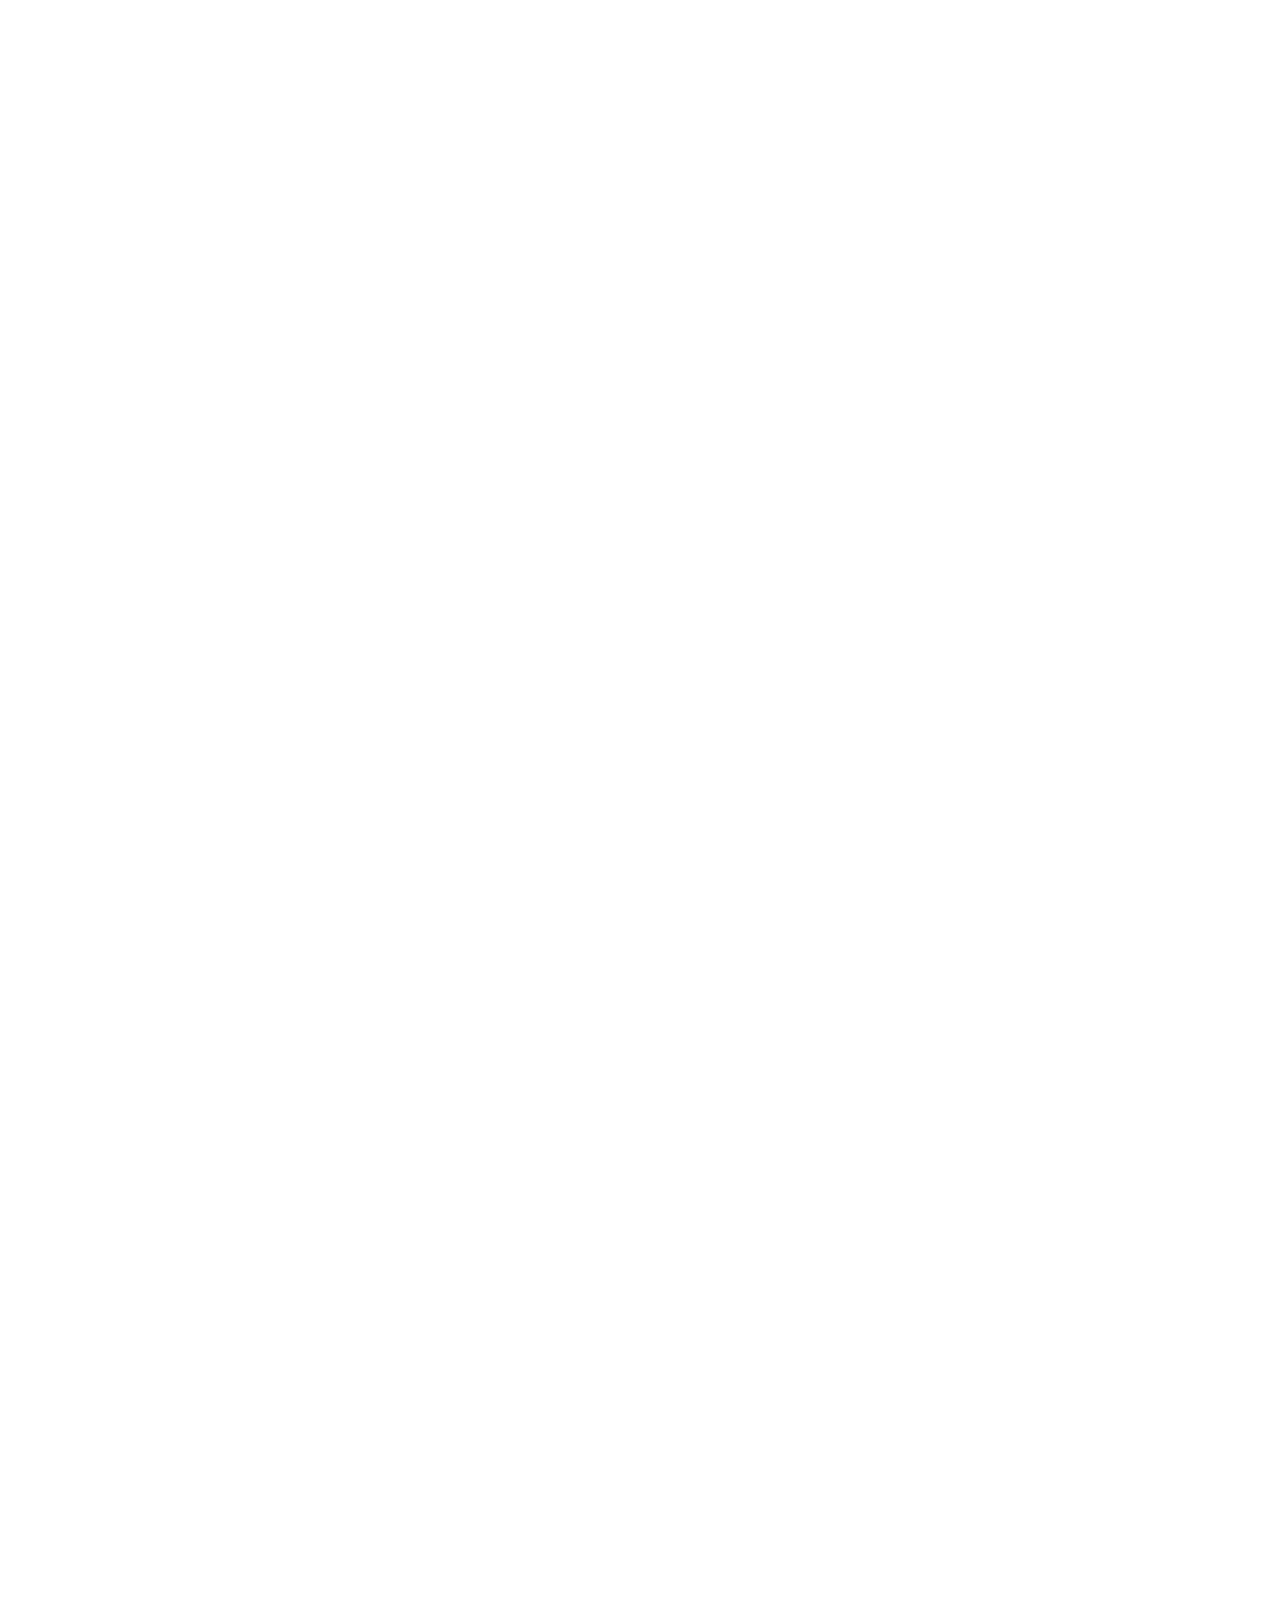
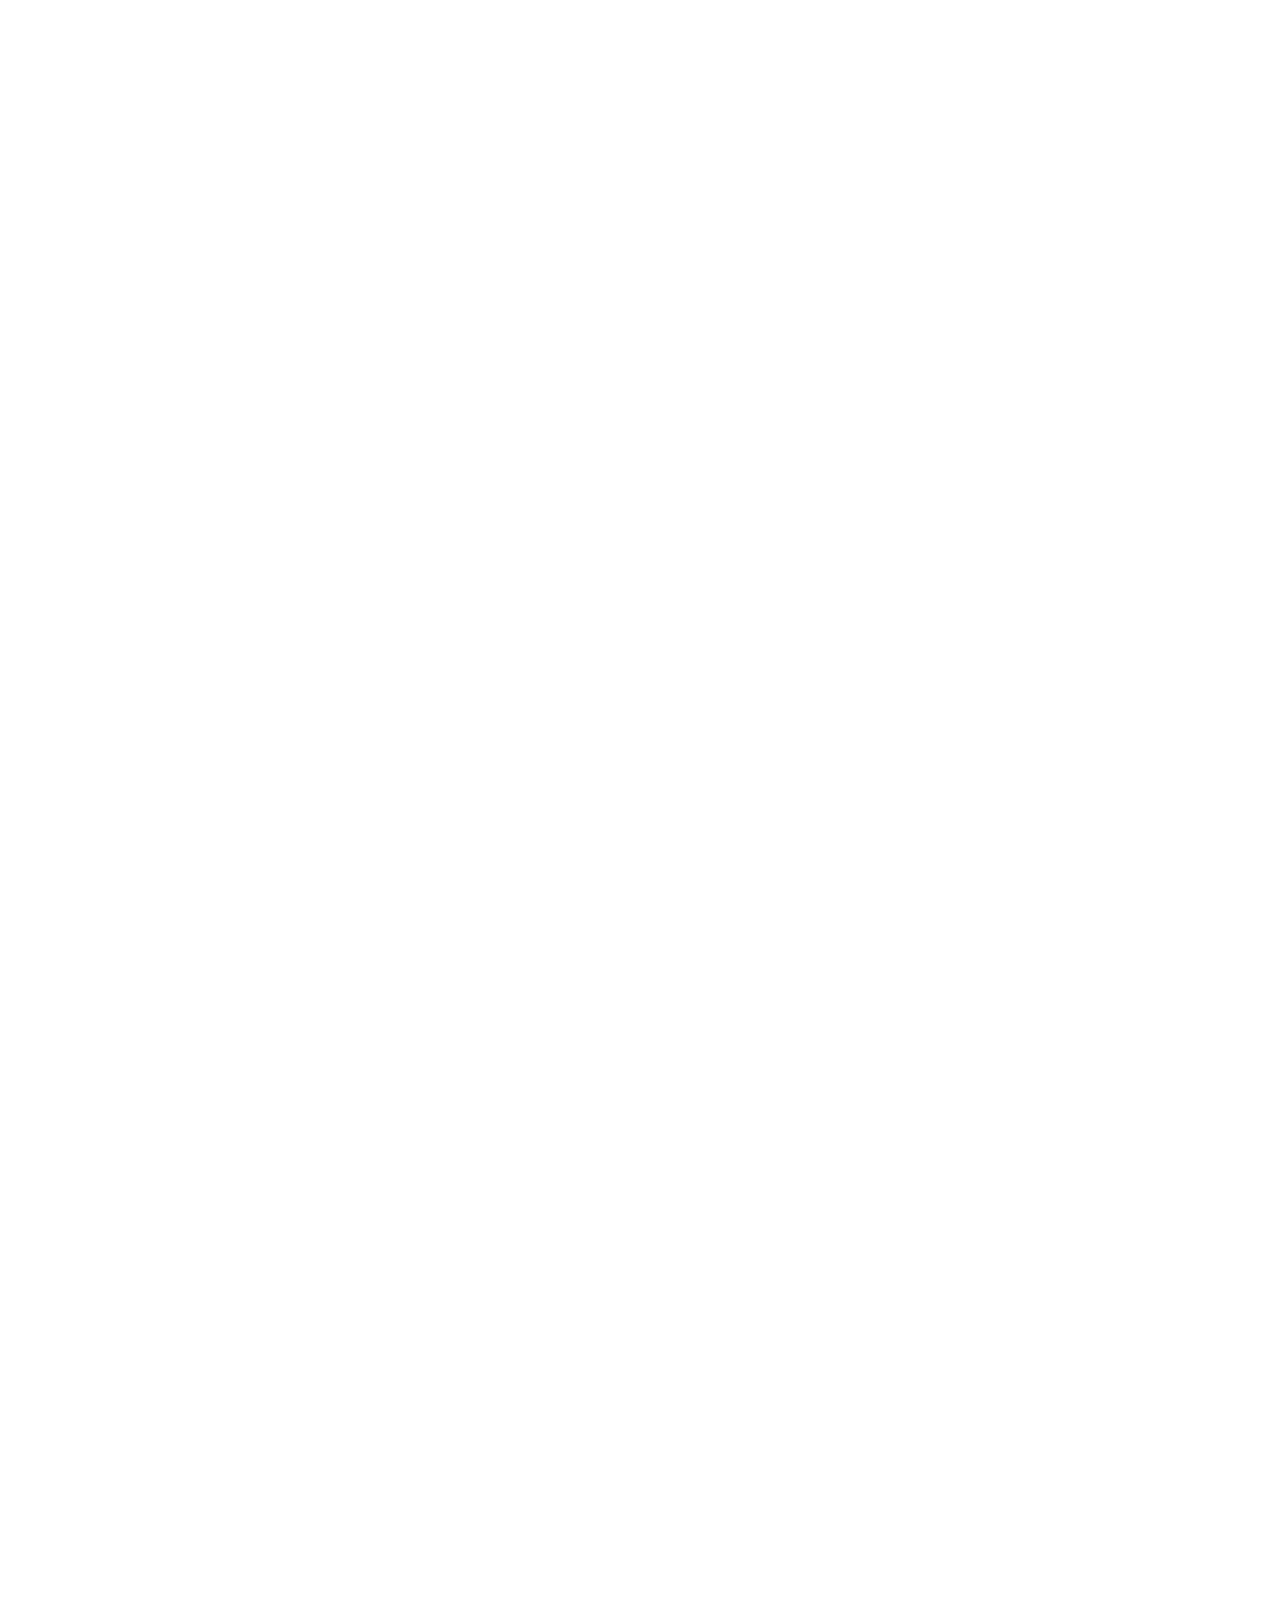
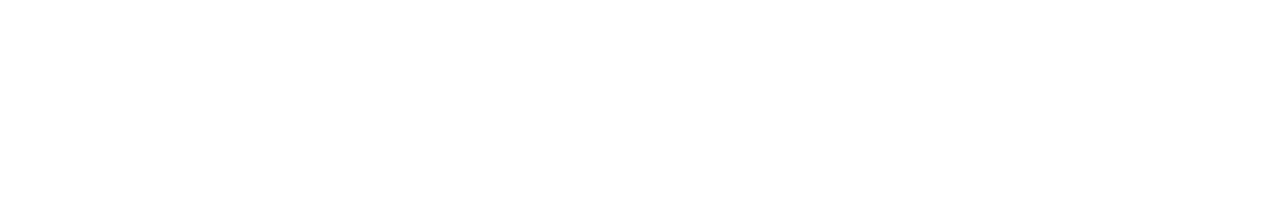
<file: Activities/17.3 unsolved/02_Positioning_Relative_Absolute/unsolved/index.html>
<!DOCTYPE html>
<html>
<head>
  <link href="css/index.css" type="text/css" rel="stylesheet">
</head>
<body>
  <section class="relative">
    <div class="left">
      <div class="absolute">
        I'm positioned absolutely!
      </div>
    </div>
    <div class="right">
    </div>
  </section>

<div class="fixed">
  Hi, I'm a fixed element!
</div>
</body>
</html>
</file>
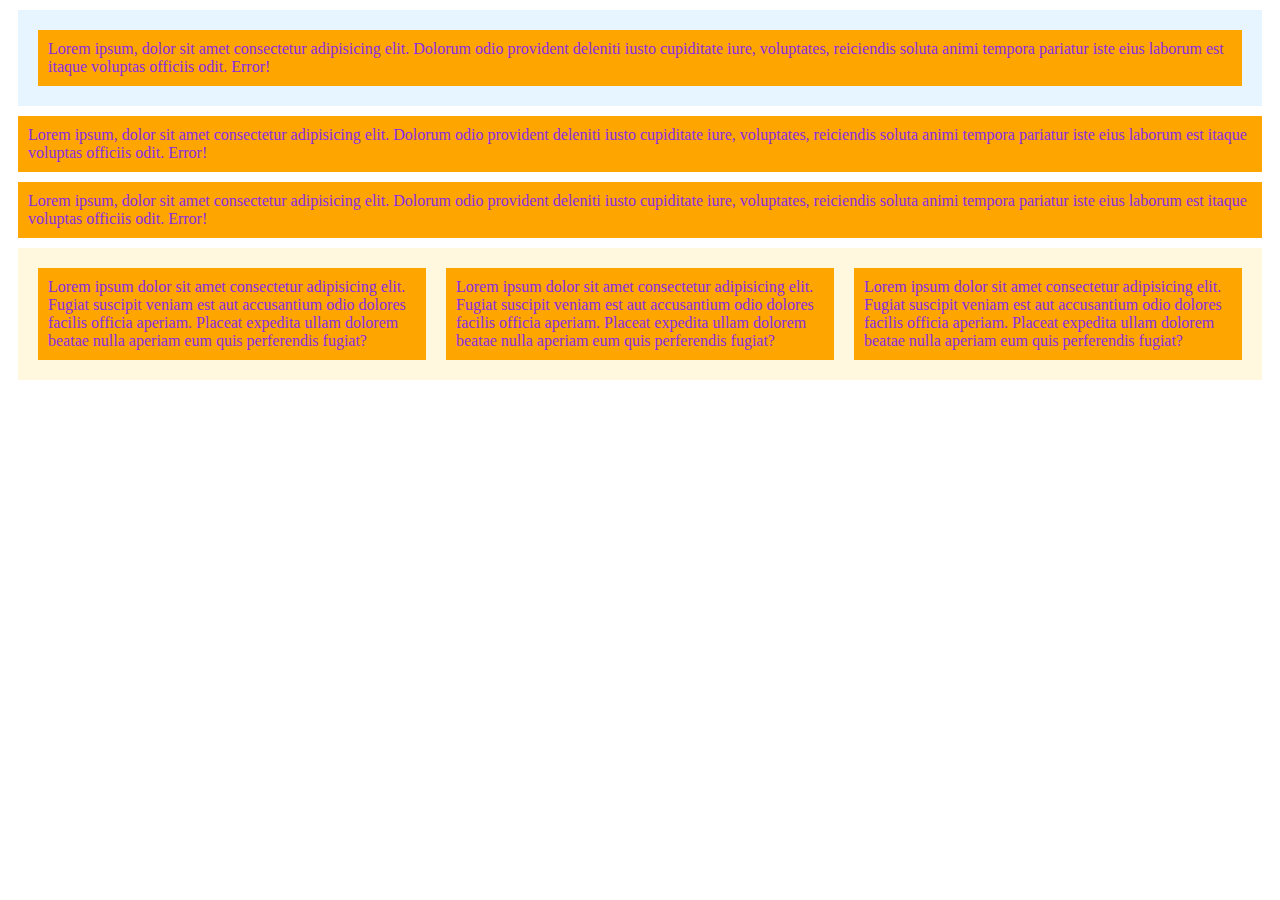
<file: Activities/18.1-unsolve/01_Your_First_Flex_Layout/unsolved/index.html>
<!DOCTYPE html>
<html>
<head>
  <link href="css/index.css" type="text/css" rel="stylesheet">
</head>
<body>

  <div id="column" class="flex"><!-- This div has the id of column and the class of flex. -->
    <div class="flex_item">Lorem ipsum, dolor sit amet consectetur adipisicing elit. Dolorum odio provident deleniti iusto cupiditate iure, voluptates, reiciendis soluta animi tempora pariatur iste eius laborum est itaque voluptas officiis odit. Error!</div>
    </div>
    <div class="flex_item">Lorem ipsum, dolor sit amet consectetur adipisicing elit. Dolorum odio provident deleniti iusto cupiditate iure, voluptates, reiciendis soluta animi tempora pariatur iste eius laborum est itaque voluptas officiis odit. Error!</div>
    </div>
    <div class="flex_item">Lorem ipsum, dolor sit amet consectetur adipisicing elit. Dolorum odio provident deleniti iusto cupiditate iure, voluptates, reiciendis soluta animi tempora pariatur iste eius laborum est itaque voluptas officiis odit. Error!</div>
    </div>

  <div id="row" class="flex">
    <div class="flex_item">
      Lorem ipsum dolor sit amet consectetur adipisicing elit. Fugiat suscipit veniam est aut accusantium odio dolores facilis officia aperiam. Placeat expedita ullam dolorem beatae nulla aperiam eum quis perferendis fugiat?
    </div>
    <div class="flex_item">
      Lorem ipsum dolor sit amet consectetur adipisicing elit. Fugiat suscipit veniam est aut accusantium odio dolores facilis officia aperiam. Placeat expedita ullam dolorem beatae nulla aperiam eum quis perferendis fugiat?
    </div>
    <div class="flex_item">
      Lorem ipsum dolor sit amet consectetur adipisicing elit. Fugiat suscipit veniam est aut accusantium odio dolores facilis officia aperiam. Placeat expedita ullam dolorem beatae nulla aperiam eum quis perferendis fugiat?
    </div>

  </div>

</body>
</html>
</file>
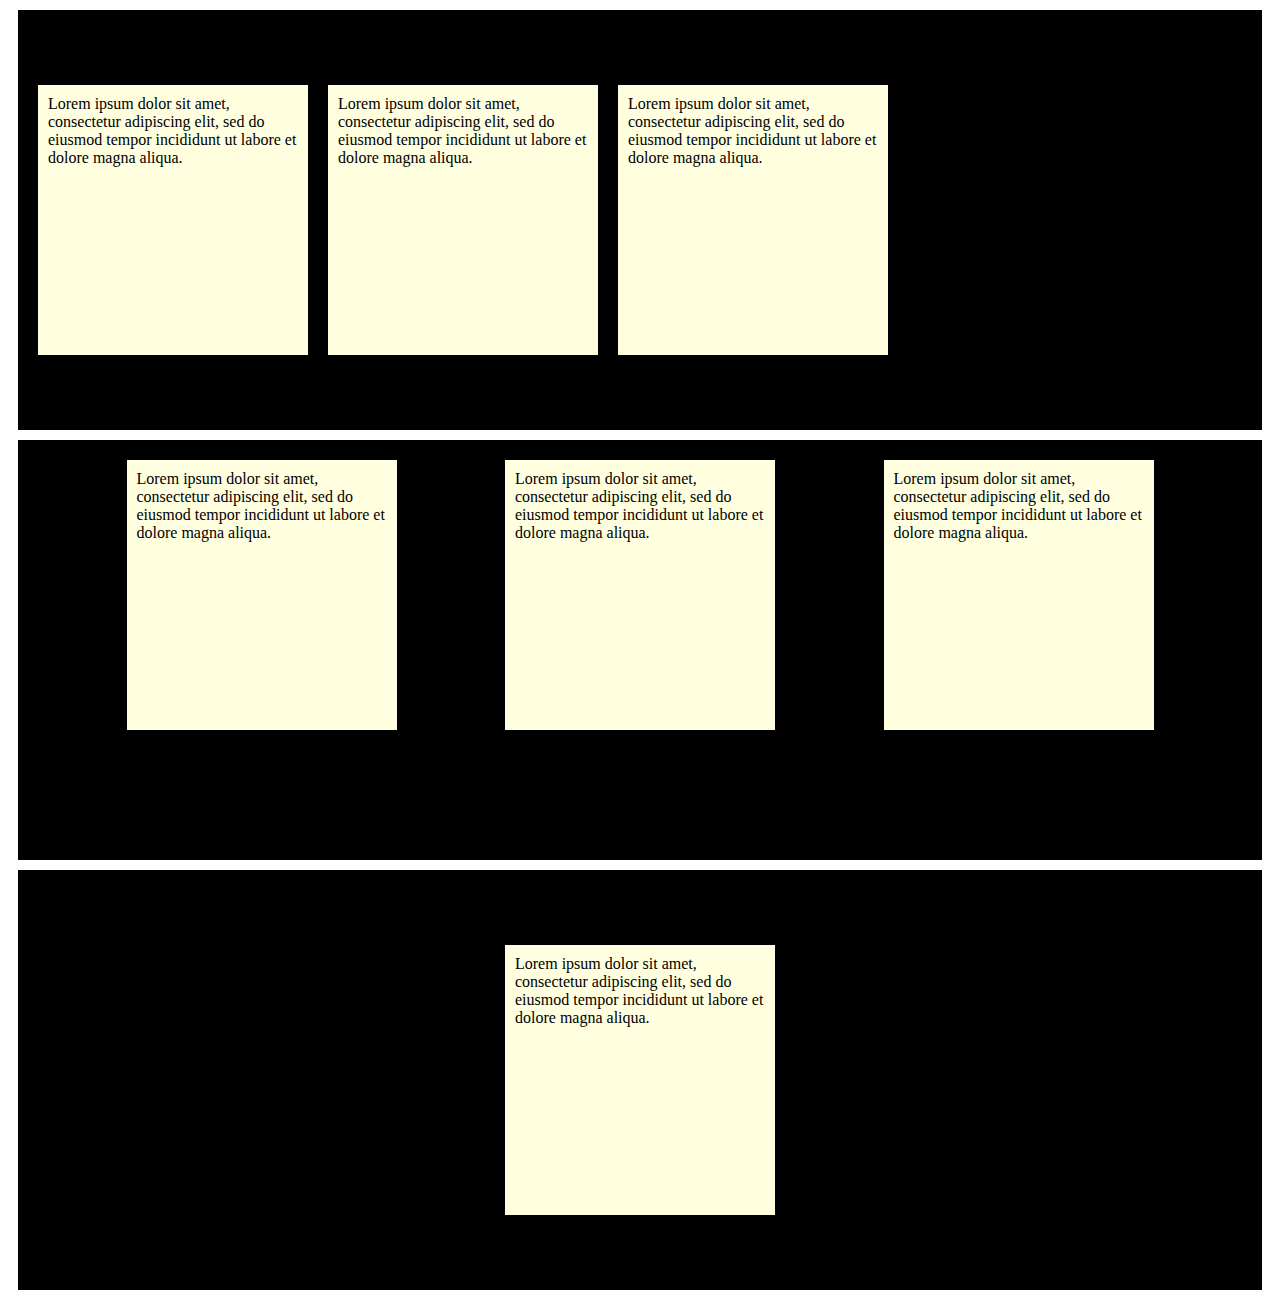
<file: Activities/18.1-unsolve/02_Sizing_With_Flex_Items/unsolved/index.html>
<!DOCTYPE html>
<html>
<head>
  <link href="css/index.css" type="text/css" rel="stylesheet">
</head>
<body>
  <section class="alignItems flexContainer">
    <div class="flexItem">
      Lorem ipsum dolor sit amet, consectetur adipiscing elit, sed do eiusmod tempor incididunt ut labore et dolore magna aliqua.
    </div>
    <div class="flexItem">
      Lorem ipsum dolor sit amet, consectetur adipiscing elit, sed do eiusmod tempor incididunt ut labore et dolore magna aliqua.
    </div>
    <div class="flexItem">
      Lorem ipsum dolor sit amet, consectetur adipiscing elit, sed do eiusmod tempor incididunt ut labore et dolore magna aliqua.
    </div>
  </section>
  <section class="justifyContent flexContainer">
    <div class="flexItem">
      Lorem ipsum dolor sit amet, consectetur adipiscing elit, sed do eiusmod tempor incididunt ut labore et dolore magna aliqua.
    </div>
    <div class="flexItem">
      Lorem ipsum dolor sit amet, consectetur adipiscing elit, sed do eiusmod tempor incididunt ut labore et dolore magna aliqua.
    </div>
    <div class="flexItem">
      Lorem ipsum dolor sit amet, consectetur adipiscing elit, sed do eiusmod tempor incididunt ut labore et dolore magna aliqua.
    </div>
  </section>
    <section class="perfectlyCentered flexContainer">
      <div class="flexItem">
        Lorem ipsum dolor sit amet, consectetur adipiscing elit, sed do eiusmod tempor incididunt ut labore et dolore magna aliqua.
    </section>
  </div>
</body>
</html>
</file>
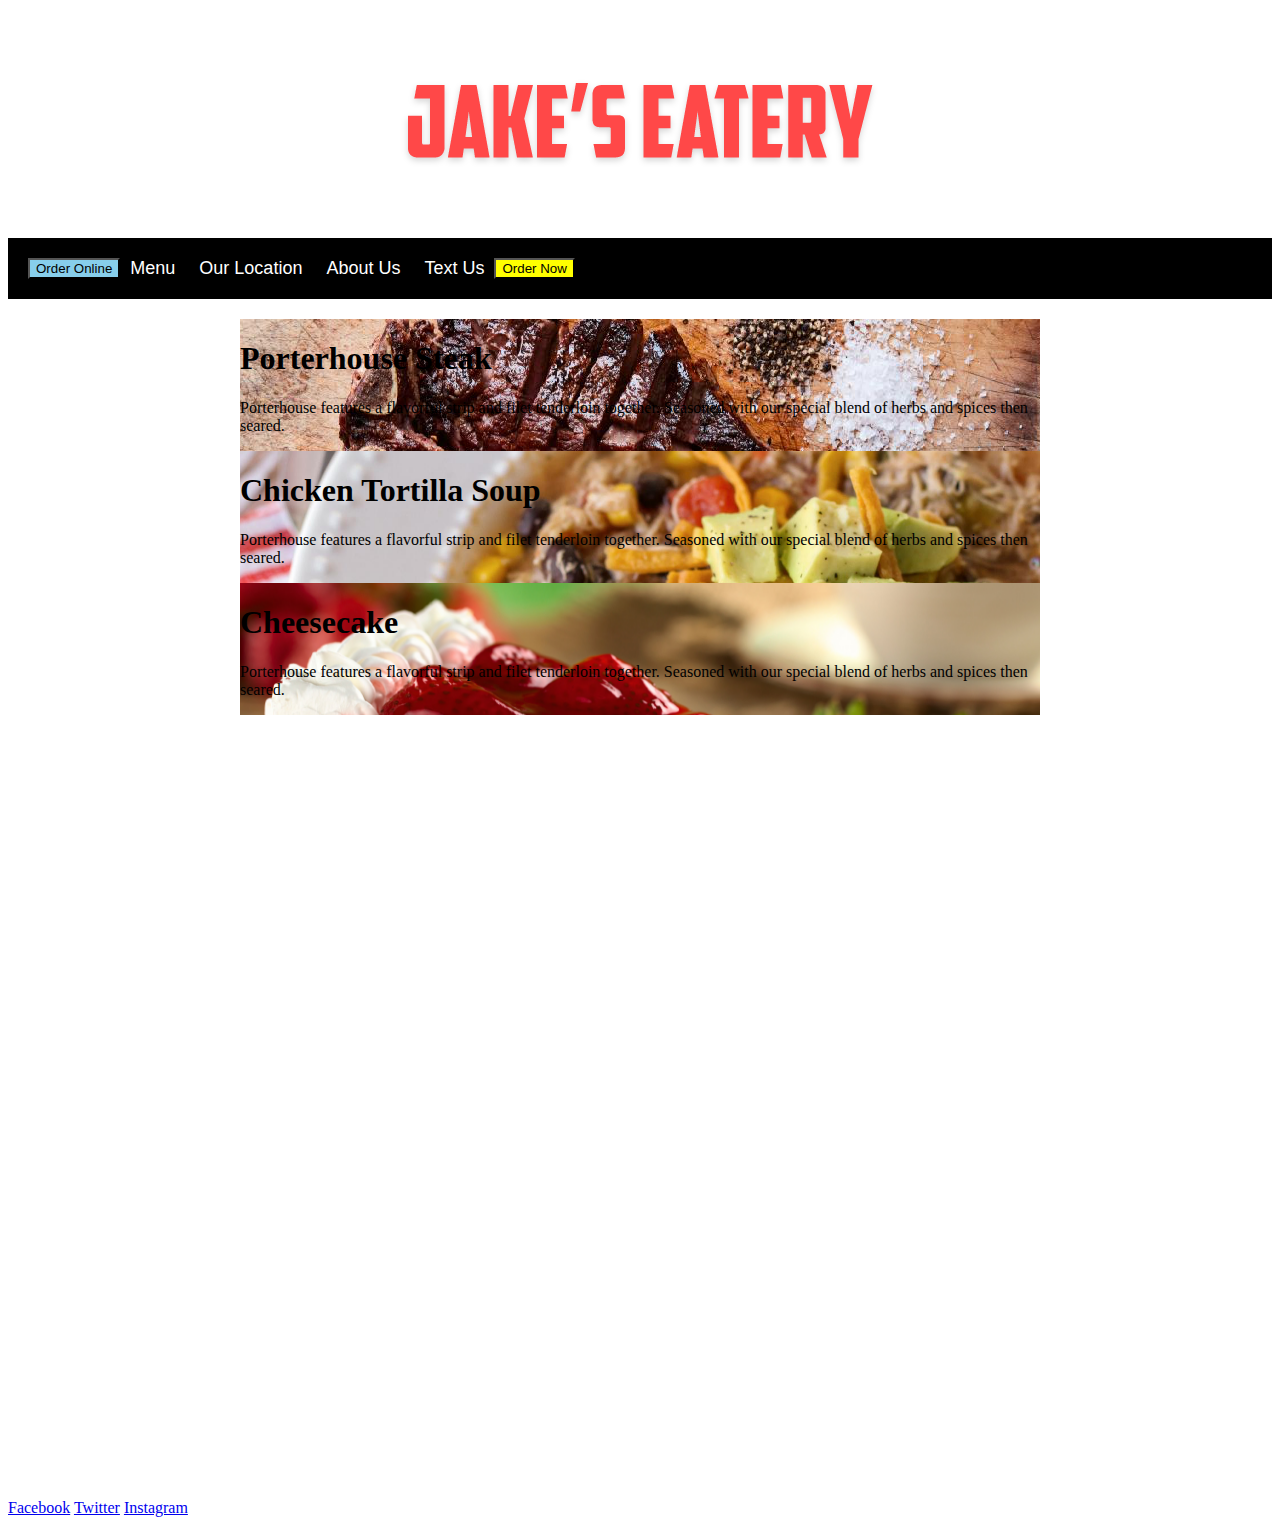
<file: Activities/18.1-unsolve/03_Jakes_Eatery/unsolved/index.html>
<!DOCTYPE HTML>
    <head>
        <title>Jake's Eatery</title>
        <link rel="stylesheet" type="text/css" href="css/style.css">
    </head>
    <body>
      <!-- Nav HTML -->
       <div class="logo"></div>
       <div class="nav">
           <div class="left">
                <button>Order Online</button>
           </div>
           <div class="center">
                <a href="#">Menu</a>
                <a href="#">Our Location</a>
                <a href="#">About Us</a>
                <a href="#">Text Us</a>
           </div>
           <div class="right">
                <button>Order Now</button>
           </div>
       </div>
       <!-- Column Layout -->
       <div class="column">
           <div class="meal1">
               <div class="text">
                   <h1>Porterhouse Steak</h1>
                   <p>Porterhouse features a flavorful strip and filet tenderloin together. Seasoned with our special blend of herbs and spices then seared.</p>
               </div>
           </div>
           <div class="meal2">
                <div class="text">
                        <h1>Chicken Tortilla Soup</h1>
                        <p>Porterhouse features a flavorful strip and filet tenderloin together. Seasoned with our special blend of herbs and spices then seared.</p>
                    </div>
           </div>
           <div class="meal3">
                <div class="text">
                        <h1>Cheesecake</h1>
                        <p>Porterhouse features a flavorful strip and filet tenderloin together. Seasoned with our special blend of herbs and spices then seared.</p>
                    </div>
           </div>
       </div>
       <!-- Footer HTML -->
       <div class="footer">
            <a href="#" class="fb">Facebook</a>
            <a href="#" class="tw">Twitter</a>
            <a href="#" class="ig">Instagram</a>
        </div>
    </body>
</html>
</file>
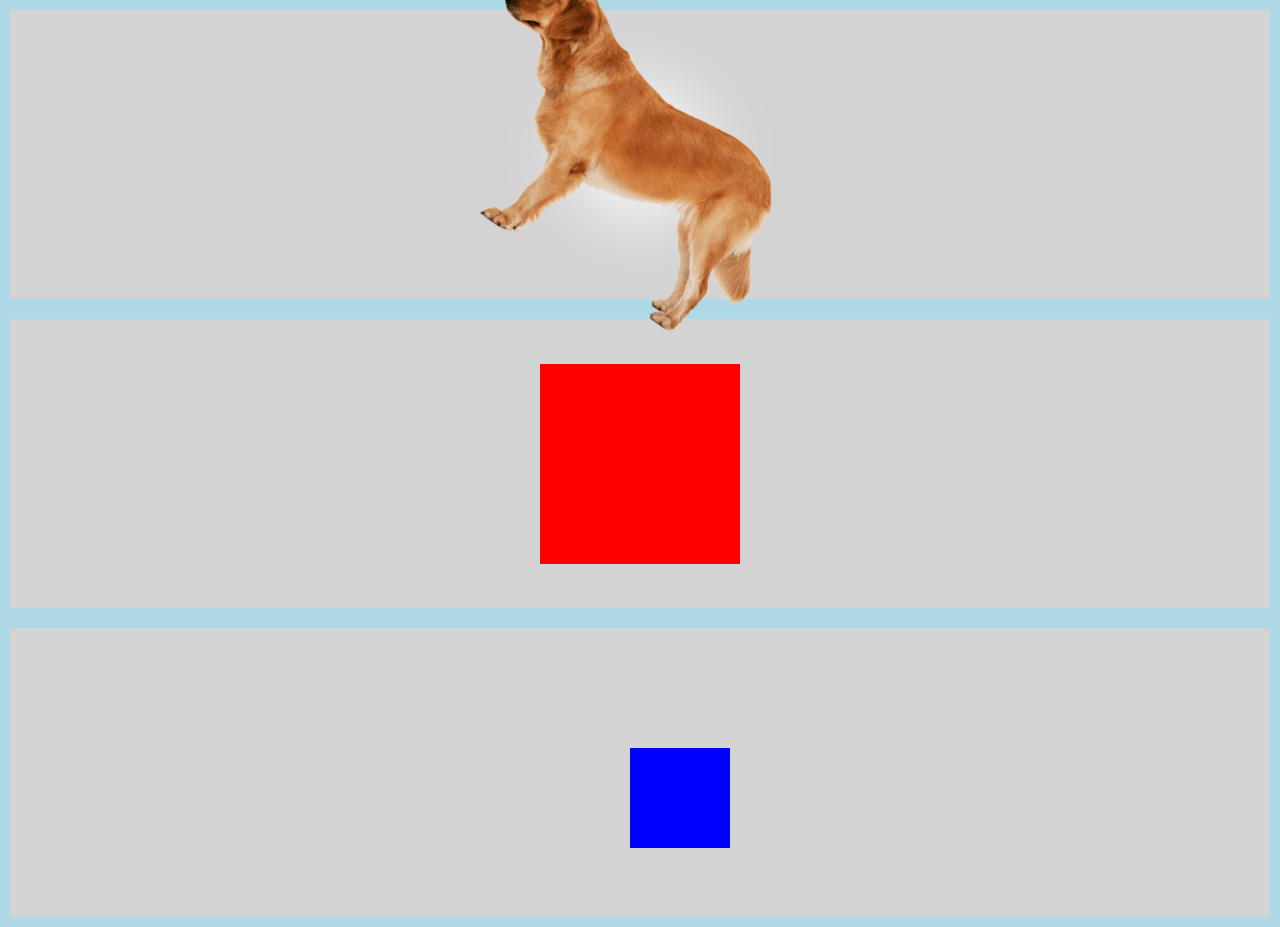
<file: Activities/18.3-unsolved/01_transforms/unsolved/index.html>
<!DOCTYPE html>
<html>
  <head>
    <link href="css/index.css" rel="stylesheet" type="text/css">
  </head>
  <body>
    <section class="grid">
      <div class="rotate gridChild">
        <img class="rotateMe" src="images/dog.png">
      </div>
      <div class="scale gridChild">
        <div class="scaleMe"></div>
      </div>
      <div class="translate gridChild">
        <div class="moveMe"></div>
      </div>
    </section>
  </body>
</html>
</file>
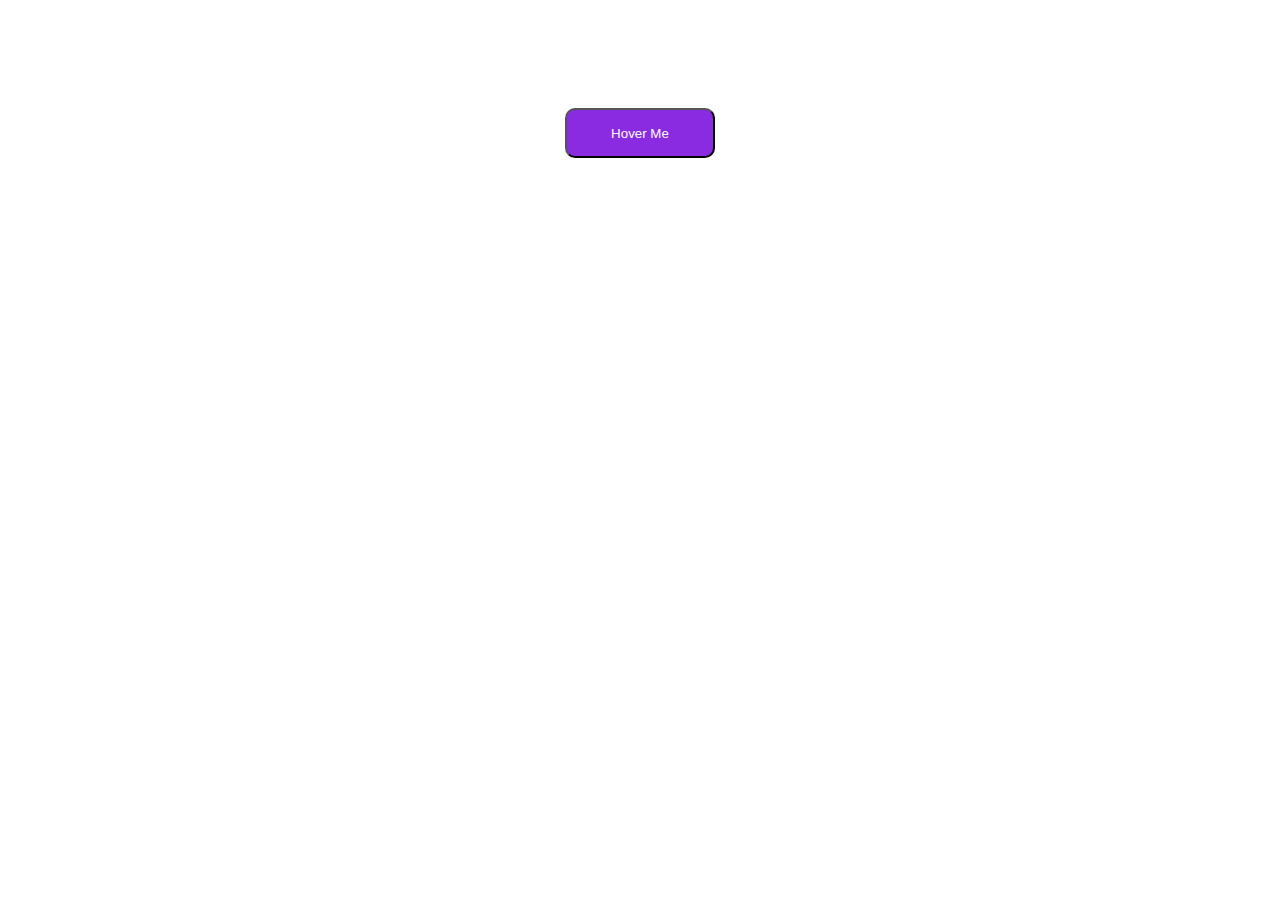
<file: Activities/18.3-unsolved/02_transitions/unsolved/index.html>
<!DOCTYPE html>
<html>
  <head>
    <link href="css/index.css" rel="stylesheet" type="text/css">
  </head>
  <body>
    <section class="grid">
      <button class="hoverMe">Hover Me</button>
    </section>
  </body>
</html>
</file>
<file: One-Page Website/css/index.css>
.block-element {
  background-color: lightgrey;
}
.inline-block {
  display: inline;
  background-color: darkgray;
  width: 50px;
  height: 50px;
  text-align: center;
  margin: 10px;

}
</file>
<file: Activities/18.2-unsolve/css/style.css>
body {
  font-family: 'Poppins', sans-serif;
}

/* Grid CSS */

#heroGrid {
margin: 0px 5%;
display: grid;
min-height: 500px;
height: 700vh;
grid-template-rows: 75% 25%;
grid-template-columns: 75% 25%;
grid-template-areas: 
"featuredProduct secondaryProduct"
"featuredProduct CTA";
background-color: #636364;
}
/* Category Grid CSS */
#featuredProduct {
grid-area: featuredProduct;
background-image: url(../images/beds@2x.png);
}
#secondaryProduct {
grid-area: secondaryProduct;
background-image: url(../images/bookcases.png);

}
#CTA {
grid-area: CTA;
background-image: url(../images/woodbg.png);
justify-content: 0px 5%;
cursor: pointer;
}

.subHeading {
  text-align: center;
  border-bottom: 2px solid black;
  width: 300px;
  margin: 50px auto;
}

#categoryGrid {
  display: grid;
  grid-template-rows: 300px 300px 300px;
  grid-template-columns: 1fr 1fr 1fr;
  grid-template-areas: 
  "Bookcases Bedroom Couches"
  "Patio Patio Couches"
  "Desks Desks Desks";
}
#bookcases {
  grid-area: Bookcases;
}





/* Navigation CSS */
/* CHECK OUT THIS CODE BELOW IF YOU WANT TO GET A REFRESHER ON FLEX */
#navBar {
  display: flex;
  flex-direction: row;
  margin: 0px 5%;
}
#navBar h1 {
  width: 25%;
  font-weight: 500;
}
#navigation {
  display: flex;
  width: 50%;
  align-items: center;
  justify-content: space-evenly;
}
#navigation p {
  cursor: pointer;
  text-decoration: none;
}
.icons {
  display: flex;
  justify-content: flex-end;
  align-items: center;
  width: 25%;
}
.icons img {
  margin: 15px;
  cursor: pointer;
}
.highlight {
  color: #FF6200;
  font-weight: 700;
}

/* Typography CSS */

h2 {
  font-size: 60px;
  margin: 0px 0px;
  color: #FF6200;
}

h3 {
  font-size: 32px;
  font-weight: 300;
  margin: 0px 0px;
}

h4 {
  color: white;
  font-weight: 400;
  font-size: 22px;
}


#headline p {
  max-width: 350px;
  font-size: 16px;
  font-weight: 300;
  margin: 0px 0px;
  color: #636364;
}
</file>
<file: Activities/17.1_unsolved/My_Favorite_Musician/style.css>
h1 {
  font-family: 'Akaya Telivigala', cursive;
  color: purple;
}

p {
  font-family: 'Dancing Script', cursive;
  font-style: normal;
  font-size: 24px;
  font-weight: 600;
}

li {
font-family: 'Gloria Hallelujah', cursive;
color: blue;
}

html {
  background-color: rgba(0, 110, 255, 0.61);
}
</file>
<file: Activities/20.1-unsolved/Unsolved/css/index.css>
footer {
  position: absolute;
  width: 100%;
  height: 60px;
  line-height: 60px;
  background-color: #f5f5f5;
  margin-top: 50px;
}

.card {
margin: 0 auto;
}
.cardContainer {
  margin-bottom: 15px;

}

.signUp {
}
.signUp form {
margin: 35px auto;
background-color:#f2f2f2;
padding: 25px;
border-radius: 7px;
}
.carousel {
  height: 550px;
  width: 480px;
  justify-content: center;
}
</file>
<file: Activities/Solved-20210401T030342Z-001/Solved/css/index.css>
/* Text */
h1, h2, h3 , h4, h5, h6 {
  font-family: 'Anton', sans-serif;
}
p {
  font-family: 'Jura', sans-serif;
}

/* Navigation bar */

/* General */
.customNav {
  position: fixed;
  width: 100%;
  background: url("../images/transparency.png");
  background-color: transparent !important;
  background-size: cover;
  z-index: 10;
}
.navbar-nav {
  margin-left: auto;
  margin-right: 0 !important;
}
.navbar-brand img {
  padding-right: 15px;
  width: 65px;
}
.nav-item {
  margin: 0px 15px;
}

/* Navigation dropdown menu */
.dropdown-menu {
  background: url("../images/transparency.png");
  background-color: transparent !important;
  background-size: cover;
}
.dropdown-item:focus, .dropdown-item:hover {
    color: #16181b;
    text-decoration: none;
    background: black;
}

/* Navigation links */
.customNav a {
  color: white !important;
}
.navCTA {
  font-size: 15px;
}

/* Jumbotron  */
.jumbotron {
  background-image: url(../images/rockOn_dark.jpg);
  background-size: cover;
  background-repeat: no-repeat;
  height: calc(100vh - 25px);
  display: flex;
  align-items: center;
  justify-content: center;
}

/* Jumbotron copy */
.jumboCopy {
  width: 70%;
  min-width: 500px;
  max-width: 700px;
  color: white;
  text-align: center;
}

/* Cards */
.content {
  padding: 50px;
}
.sectionHeading {
  text-align: center;
}
.showsNear  {
  padding: 0px 30px 30px 30px;
}
.cardContainer {
  text-align: center;
}

/* Content */
.sideAccent {
  background: #007bff;
  width: 15px;
}
.imageContainer img {
  width: 100%;
}
.imageContainer {
  padding: 50px;
}
.valueProp {
  margin-top: 15px;
  margin-bottom: 15px;
}

/* Footer */
.emailContain {
  background: url(../images/emailBG.jpg);
  background-size: cover;
  display: flex;
  align-items: center;
  flex-direction: column;
  align-items: center;
  justify-content: center;
  height: 500px;
}

/* Footer form */
form {
  width: 500px;
  margin: 35px auto;
  padding: 45px;
  border: 1px solid #F2F2F2;
  -webkit-box-shadow: 0 1px 4px rgba(0, 0, 0, 0.3), 0 0 40px rgba(0, 0, 0, 0.1) inset;
  -moz-box-shadow: 0 1px 4px rgba(0, 0, 0, 0.3), 0 0 40px rgba(0, 0, 0, 0.1) inset;
  box-shadow: 0 1px 4px rgba(0, 0, 0, 0.1), 0 0 40px rgba(0, 0, 0, 0.1);
  background-color: white;
}

/* STYLES FOR TEMPLATE PLEASE DO NOT TOUCH*/
.dropdown-menu {
  left: -97px;
}
footer {
  position: absolute;
  width: 100%;
  height: 60px;
  line-height: 60px;
  background-color: #f5f5f5;
  margin-top: 50px;
}
.cardContainer {
  margin-top: 20px;
}
.card {
  margin: 0 auto;
}
</file>
<file: Activities/17.3 unsolved/02_Positioning_Relative_Absolute/unsolved/css/index.css>
body {
  height: 5000px;
}
.left {
  width: 50%;
  background-color: purple;
}
.right {
  width: 50%;
  background-color: green;
}
.relative {
  position: relative;
  background-color: lightblue;
  height: 250px;
  padding: 30px;
  margin: 10px;
  display: flex;
}
.absolute {
  position: absolute;
  top: 0px;
  left: 0;
  height: 150px;
  width: 150px;
  background-color: red;
  color: white;

}
.fixed {
  position: fixed;
  bottom: 0;
  right: 0;
  height: 200px;
  width: 200px;
  background-color: green;

}
</file>
<file: Activities/18.1-unsolve/01_Your_First_Flex_Layout/unsolved/css/index.css>
.flex_item {
  padding:10px;
  margin: 10px;
  background-color: orange;
  color: blueviolet;
}
.flex {
  display: flex;
  padding: 10px;
  margin: 10px;
  /* Set the property display to flex below! */
}
#column {
  flex-direction: column;
  background-color: #E6F5FF;
  /* Set the property flex direction to column below! */
}
#row {
  flex-direction: row;
  background-color: #FFF7DE;
/* Set the property flex-direction to row below! */
}
</file>
<file: Activities/18.1-unsolve/02_Sizing_With_Flex_Items/unsolved/css/index.css>
.flexItem {
  background-color: lightyellow;
  margin: 10px;
  padding: 10px;
  width: 250px;
  height: 250px;
}
.flexContainer {
  display: flex;
  height: 400px;
  background-color: black;
  margin: 10px;
  padding: 10px;
}
/*
The properties above are just used to display your flex container.

We have already set the parent container of the sections to flex.

It is highly recommended to try out these commands in chromes web inspector to see what your code does in real time

@TODO Read the documentation on the following properties if you want more info or get stuck
- align-item Documentation - https://www.w3schools.com/cssref/css3_pr_align-items.asp
- justify-content documentation - https://www.w3schools.com/cssref/css3_pr_justify-content.asp
*/
.alignItems {
  /*
  - under this comment type out the css property justify-content.
  - Try out the following properties of align-items
  - center
  - flex-end
  - flex-start
  */
  align-items: center;

}
.justifyContent {
/*
- under this comment type out the css property justify-content.
- Try out the following properties of justify-Content
- center
- flex-end
- flex-start
- space-between
- space-around
- space-evenly
*/
justify-content: space-evenly;
}
.perfectlyCentered {
/*
- Under this comment type out the css property of justify-content: center;
- Then type out the css property align-items: center;
- Reload the browser and see for yourslef that your item is perfectly centered!
*/
align-items: center;
justify-content: center;
}
</file>
<file: Activities/18.1-unsolve/03_Jakes_Eatery/unsolved/css/style.css>
/* Navigation styles */
.logo {
  background: white;
  height: 230px;
  background-image: url("../images/jakes-logo.png");
  background-repeat: no-repeat;
  background-position: center;
}
.nav {
  display: flex;
  background-color: black;
  padding: 20px;
}
.left .center .right {
  height: 50px;
  display: flex;
  justify-content: center;
  align-items: center;
}
.left .right {
  width: 25%;
}
.center a {
  width: 50%;
  color: white;
  padding: 10px;
  font-size: 18px;
  text-decoration: none;
  font-family: arial;
}
.right button {
  background-color: yellow;
}
.left button {
  background-color: skyblue;
}
/* Column styles */
.column {
  display: flex;
  height: 1200px;
  width: 800px;
  flex-direction: column;
  margin: 0 auto;
}
.meal1 .meal2 .meal3 {
  height: 100%;
  width: 100%;
  display: flex;
  align-items: flex-end;
  margin-bottom: 20px;
  background-repeat: no-repeat;
  background-position: center;
}
.meal1 {
  margin-top: 20px;
  background-image: url(../images/steak.png);
}
.meal2 {
  background-image: url(../images/soup.png);
}
.meal3 {
  background-image: url(../images/cheesecake.png);
}
.text .h1 {
  width: 100%;
  padding: 20px 40px;
  color: white;
}
.p {}

/* Footer Styles */
.footer {
}
</file>
<file: Activities/18.3-unsolved/01_transforms/unsolved/css/index.css>
body {
  margin: 0;
}
.grid {
  display: grid;
  grid-template-columns: 1fr;
  grid-template-rows: 1fr 1fr 1fr;
  grid-template-areas:
  "rotate"
  "scale"
  "translate"
  ;
}
.rotate {
  grid-area: rotate;
  text-align: center;
}
.rotate img {
  transform: rotate(35deg);
/* Write your rotate transform here */
}
.scale {
  grid-area: scale;
  justify-content: center;
  display: grid;
  align-items: center;
}
.scaleMe {
  transform: scale(2) scaleX(2) scaleY(2);
  width: 50px;
  height: 50px;
  background-color: red;
  margin: 0 auto;
  /* Write the scale transform here */

}
.translate {
  grid-area: translate;
  justify-content: center;
  display: grid;
  align-items: center;
}
.moveMe {
  transform: translateX(40%) translateY(25%);
  width: 100px;
  height: 100px;
  background-color: blue;
  /* Write the translate transform here */
}

.gridChild {
  background-color: lightgrey;
  border: 10px solid lightblue;
  margin: 1s0px 0px;
}
</file>
<file: Activities/18.3-unsolved/02_transitions/unsolved/css/index.css>
.grid {
  display: grid;
  grid-template-columns: 1fr;
  grid-template-rows: 1fr 1fr;
  align-items: center;
  justify-items: center;
  font-family: helvetica, arial, sans-serif;
  color: white;
  grid-template-areas:
  "hover"
  "disabled"
  ;
  height: 500px;
}
.hoverMe {
  grid-area: hover;
  background-color: blueviolet;
  color: white;
  border-radius: 10px;
  width: 150px;
  text-align: center;
  height: 50px;
  transition: 0.7s;
  /* Add the css property transition here! */

}
/* active state */
.hoverMe:hover {
  height: 100px;
  width: 300px;
  font-size: 24px;
  font-family: cursive;
  box-shadow: 5px 10px lightgrey;
  border-radius: 300px;
  color: black;
  background-color: hotpink;
  /* Add your hover state css here. */

}
</file>
